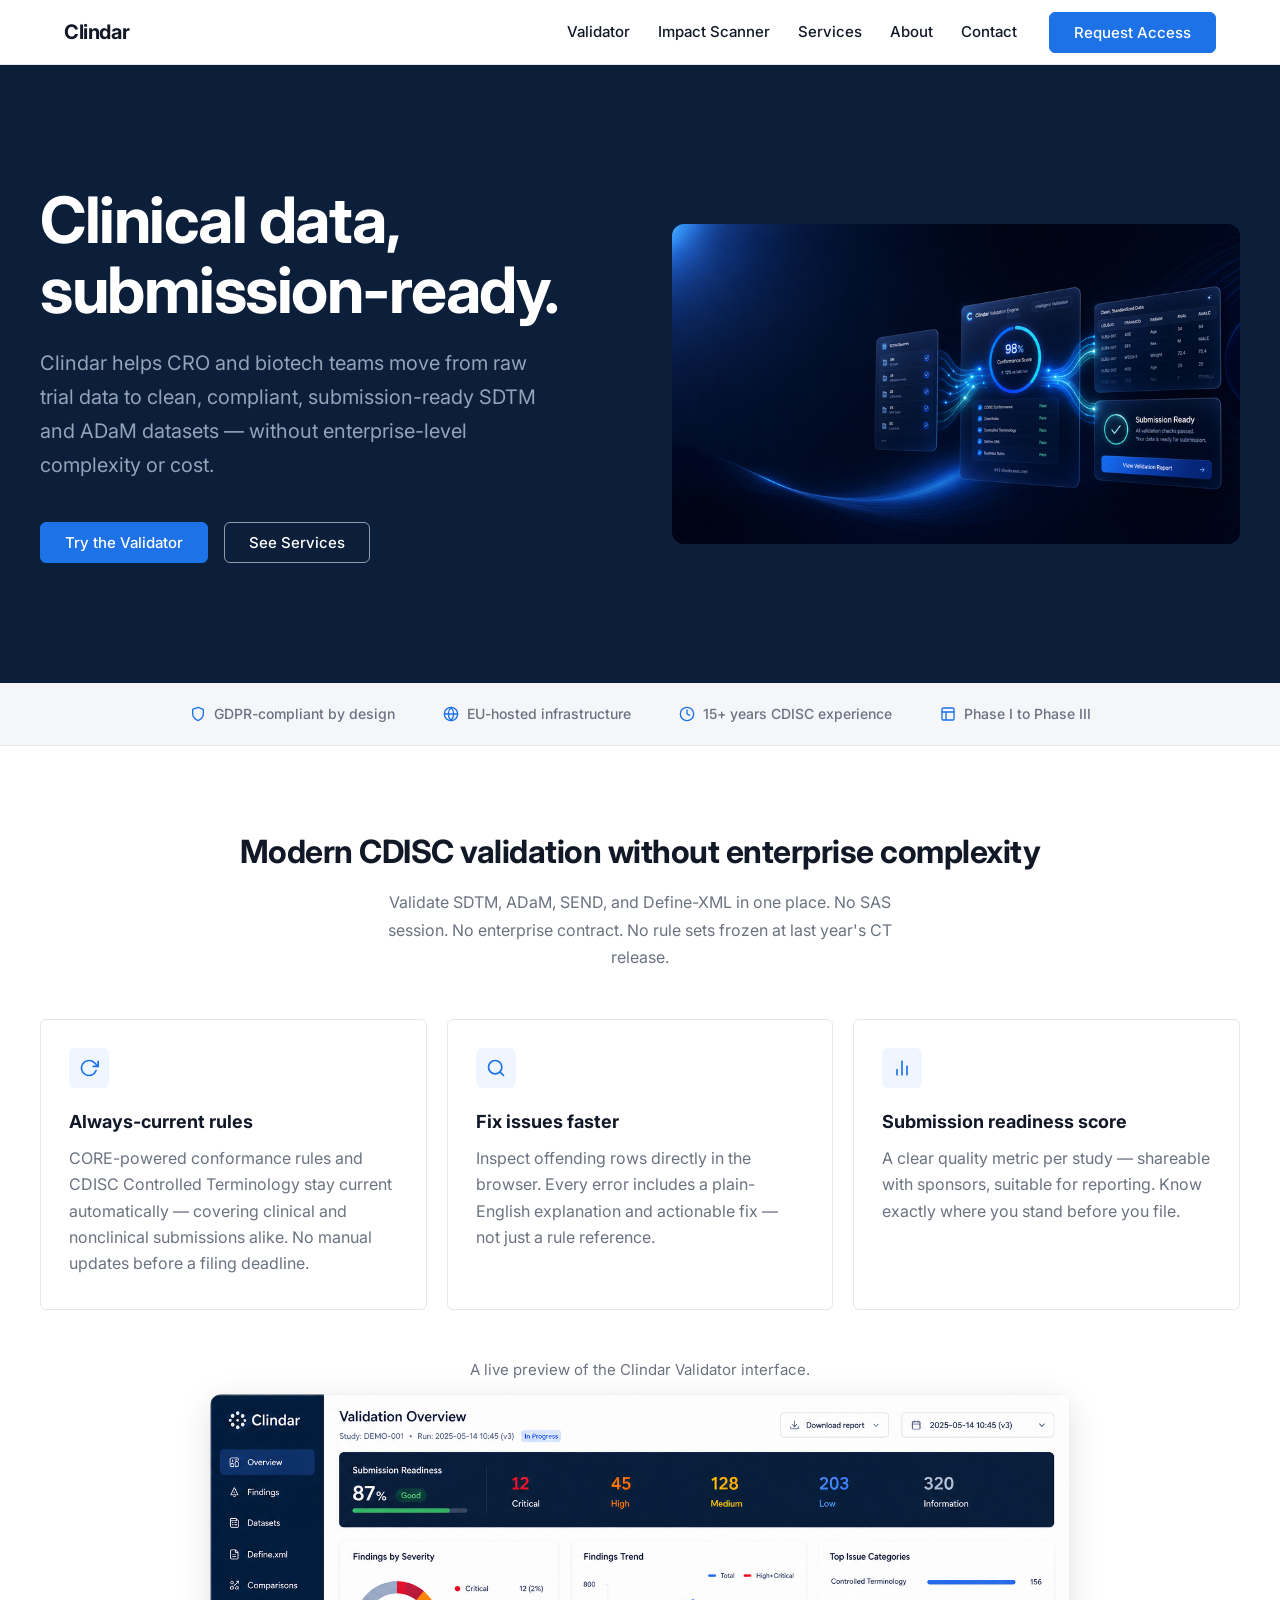
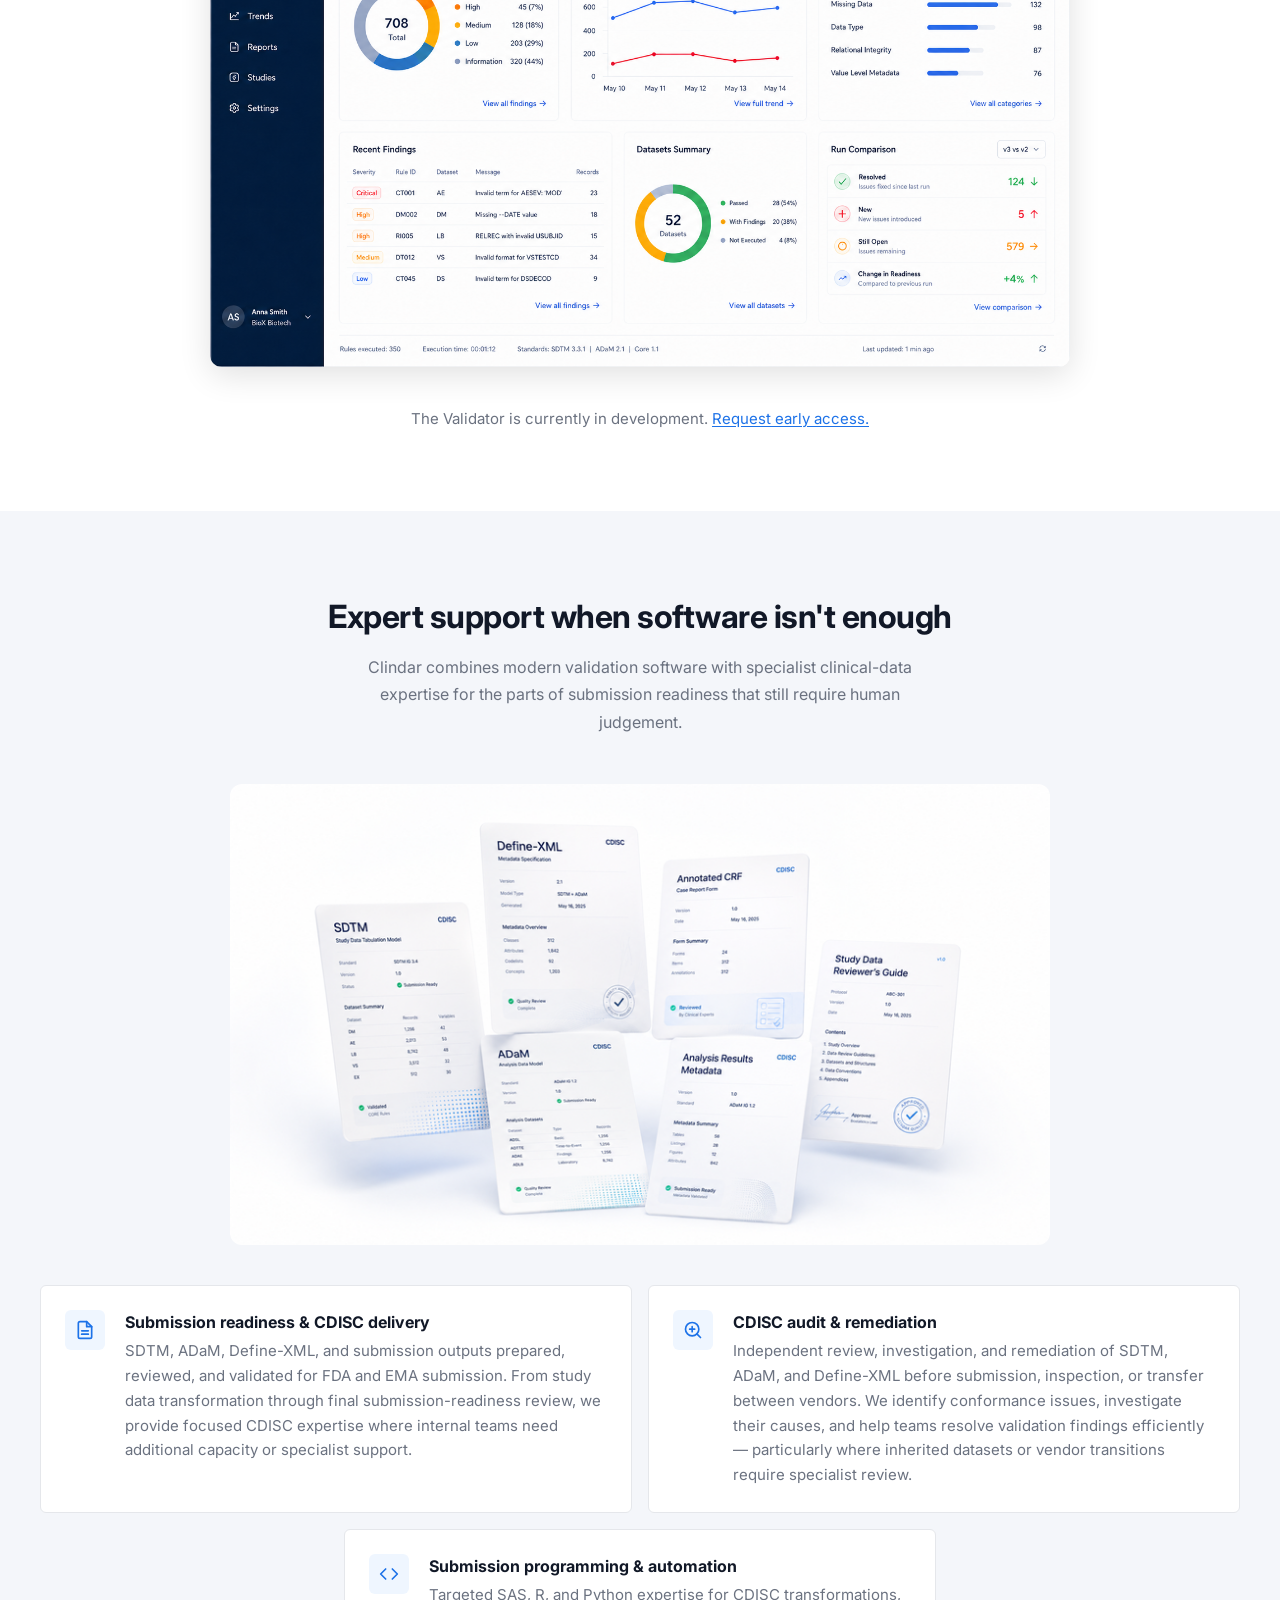
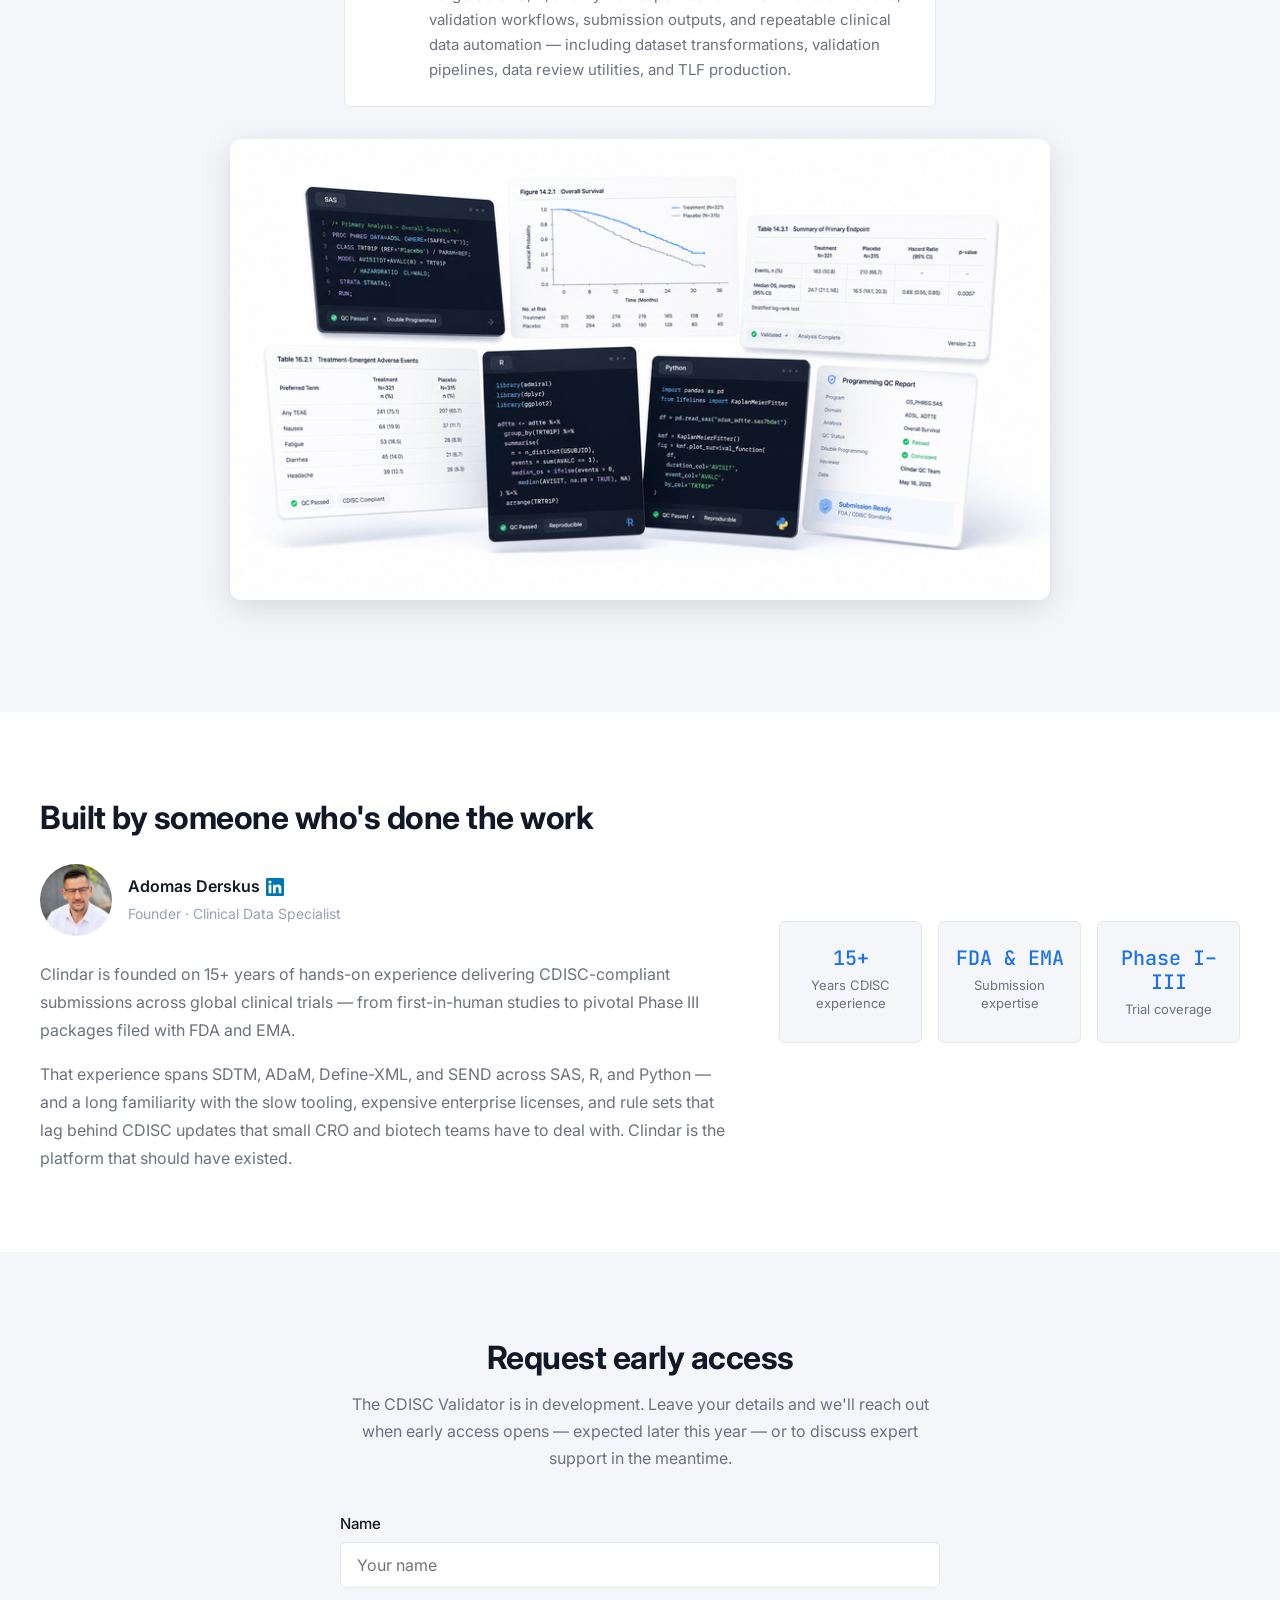
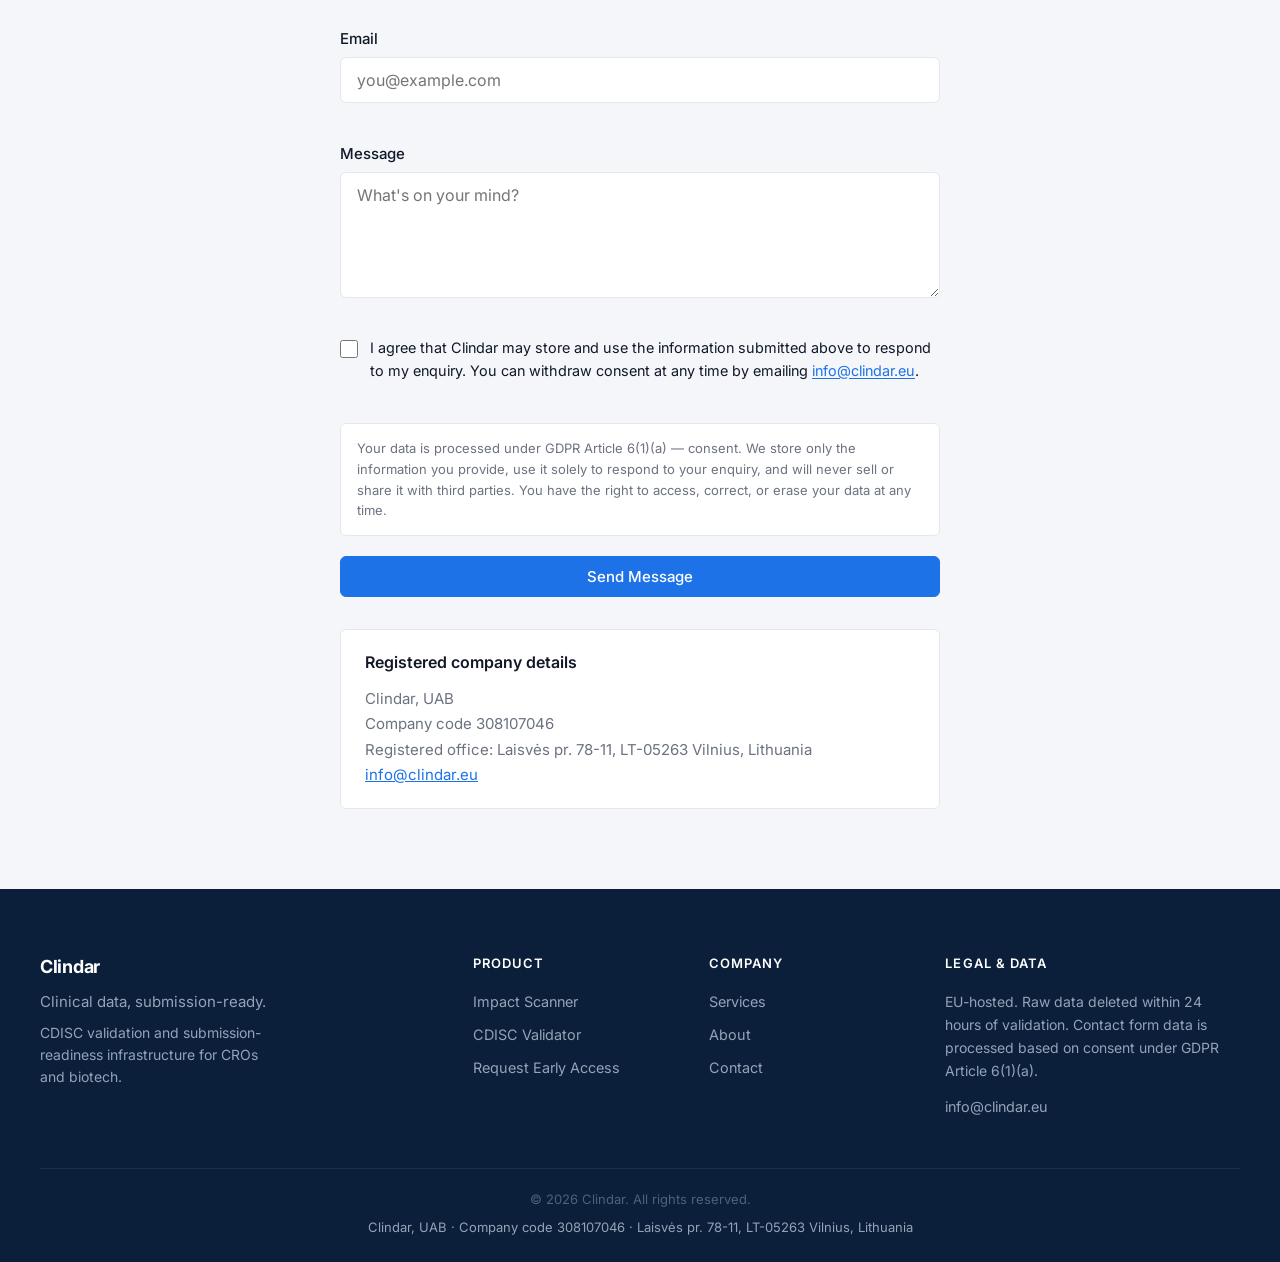
<file: index.html>
<!DOCTYPE html>
<html lang="en">
<head>
  <meta charset="UTF-8" />
  <meta name="viewport" content="width=device-width, initial-scale=1.0" />
  <title>Clindar — Clinical data, submission-ready.</title>
  <link rel="preconnect" href="https://fonts.googleapis.com" />
  <link rel="preconnect" href="https://fonts.gstatic.com" crossorigin />
  <link href="https://fonts.googleapis.com/css2?family=Inter:wght@400;500;600;700&family=JetBrains+Mono:wght@400;500&display=swap" rel="stylesheet" />
  <link rel="stylesheet" href="css/style.css" />
  <!-- The registered entity behind this site. A data block, not code: it is
       type="application/ld+json", so the page's script-src does not apply and
       nothing here executes. Homepage only — every other page states the same
       identity as visible text in its footer. Kept in step with
       scripts/company.mjs by tests/company-details.test.js. -->
  <script type="application/ld+json">
  {
    "@context": "https://schema.org",
    "@type": "Organization",
    "name": "Clindar, UAB",
    "url": "https://clindar.eu/",
    "email": "mailto:info@clindar.eu",
    "identifier": "308107046",
    "address": {
      "@type": "PostalAddress",
      "streetAddress": "Laisvės pr. 78-11",
      "postalCode": "LT-05263",
      "addressLocality": "Vilnius",
      "addressCountry": "LT"
    }
  }
  </script>
  <!-- Privacy-friendly analytics by Plausible -->
  <script async src="https://plausible.io/js/pa-WhKMe5ICB0v2ZRIIDNduc.js"></script>
  <script src="js/plausible-init.js"></script>
</head>
<body>

  <!-- Navbar: sticky white, border-bottom, logo left, links + CTA right -->
  <header class="navbar">
    <div class="navbar__container">
      <a href="#" class="navbar__logo">Clindar</a>
      <nav class="navbar__nav" id="navMenu" aria-label="Main navigation">
        <a href="#features" class="navbar__link">Validator</a>
        <!-- A page, not an anchor: the only nav item that leaves this page. -->
        <a href="/impact/" class="navbar__link">Impact Scanner</a>
        <a href="#services" class="navbar__link">Services</a>
        <a href="#about" class="navbar__link">About</a>
        <a href="#contact" class="navbar__link">Contact</a>
      </nav>
      <a href="#contact" class="btn btn--primary navbar__cta">Request Access</a>
      <button class="navbar__toggle" id="navToggle" aria-label="Toggle navigation" aria-expanded="false" aria-controls="navMenu">
        <span class="navbar__toggle-bar"></span>
        <span class="navbar__toggle-bar"></span>
        <span class="navbar__toggle-bar"></span>
      </button>
    </div>
  </header>

  <main>

    <!-- Hero: dark navy, 120px padding, headline 48–64px -->
    <section class="hero" id="hero">
      <div class="hero__container">
        <div class="hero__content">
          <h1 class="hero__title">Clinical data,<br />submission-ready.</h1>
          <p class="hero__subtitle">Clindar helps CRO and biotech teams move from raw trial data to clean, compliant, submission-ready SDTM and ADaM datasets — without enterprise-level complexity or cost.</p>
          <div class="hero__actions">
            <a href="#contact" class="btn btn--primary">Try the Validator</a>
            <a href="#services" class="btn btn--secondary">See Services</a>
          </div>
        </div>
        <div class="hero__visual illustration-wrap">
          <img src="images/hero-illustration.png" srcset="images/hero-illustration.png 2x, images/hero-illustration@1x.png 1x" sizes="(min-width: 900px) 568px, 100vw" width="836" height="470" alt="Diagram showing clinical trial data flowing from raw CSV input through the Clindar CDISC Validator to a submission-ready SDTM and ADaM package" />
        </div>
      </div>
    </section>

    <!-- Trust Strip: light slate -->
    <div class="trust-bar">
      <div class="trust-bar__container">
        <div class="trust-bar__item">
          <svg class="trust-bar__icon" viewBox="0 0 24 24" fill="none" stroke="currentColor" stroke-width="2" stroke-linecap="round" stroke-linejoin="round" aria-hidden="true">
            <path d="M12 22s8-4 8-10V5l-8-3-8 3v7c0 6 8 10 8 10z"/>
          </svg>
          <span>GDPR-compliant by design</span>
        </div>
        <div class="trust-bar__item">
          <svg class="trust-bar__icon" viewBox="0 0 24 24" fill="none" stroke="currentColor" stroke-width="2" stroke-linecap="round" stroke-linejoin="round" aria-hidden="true">
            <circle cx="12" cy="12" r="10"/>
            <line x1="2" y1="12" x2="22" y2="12"/>
            <path d="M12 2a15.3 15.3 0 0 1 4 10 15.3 15.3 0 0 1-4 10 15.3 15.3 0 0 1-4-10 15.3 15.3 0 0 1 4-10z"/>
          </svg>
          <span>EU-hosted infrastructure</span>
        </div>
        <div class="trust-bar__item">
          <svg class="trust-bar__icon" viewBox="0 0 24 24" fill="none" stroke="currentColor" stroke-width="2" stroke-linecap="round" stroke-linejoin="round" aria-hidden="true">
            <circle cx="12" cy="12" r="10"/>
            <polyline points="12 6 12 12 16 14"/>
          </svg>
          <span>15+ years CDISC experience</span>
        </div>
        <div class="trust-bar__item">
          <svg class="trust-bar__icon" viewBox="0 0 24 24" fill="none" stroke="currentColor" stroke-width="2" stroke-linecap="round" stroke-linejoin="round" aria-hidden="true">
            <rect x="3" y="3" width="18" height="18" rx="2"/>
            <line x1="3" y1="9" x2="21" y2="9"/>
            <line x1="9" y1="21" x2="9" y2="9"/>
          </svg>
          <span>Phase I to Phase III</span>
        </div>
      </div>
    </div>

    <!-- Features: white, 3-col card grid -->
    <section class="features" id="features">
      <div class="features__container">
        <h2 class="features__heading">Modern CDISC validation without enterprise complexity</h2>
        <p class="features__subtext">Validate SDTM, ADaM, SEND, and Define-XML in one place. No SAS session. No enterprise contract. No rule sets frozen at last year's CT release.</p>
        <div class="features__grid">
          <div class="feature-card">
            <div class="feature-card__icon" aria-hidden="true">
              <svg viewBox="0 0 24 24" fill="none" stroke="currentColor" stroke-width="2" stroke-linecap="round" stroke-linejoin="round">
                <polyline points="23 4 23 10 17 10"/>
                <path d="M20.49 15a9 9 0 1 1-2.12-9.36L23 10"/>
              </svg>
            </div>
            <h3 class="feature-card__title">Always-current rules</h3>
            <p class="feature-card__text">CORE-powered conformance rules and CDISC Controlled Terminology stay current automatically — covering clinical and nonclinical submissions alike. No manual updates before a filing deadline.</p>
          </div>
          <div class="feature-card">
            <div class="feature-card__icon" aria-hidden="true">
              <svg viewBox="0 0 24 24" fill="none" stroke="currentColor" stroke-width="2" stroke-linecap="round" stroke-linejoin="round">
                <circle cx="11" cy="11" r="8"/>
                <line x1="21" y1="21" x2="16.65" y2="16.65"/>
              </svg>
            </div>
            <h3 class="feature-card__title">Fix issues faster</h3>
            <p class="feature-card__text">Inspect offending rows directly in the browser. Every error includes a plain-English explanation and actionable fix — not just a rule reference.</p>
          </div>
          <div class="feature-card">
            <div class="feature-card__icon" aria-hidden="true">
              <svg viewBox="0 0 24 24" fill="none" stroke="currentColor" stroke-width="2" stroke-linecap="round" stroke-linejoin="round">
                <line x1="18" y1="20" x2="18" y2="10"/>
                <line x1="12" y1="20" x2="12" y2="4"/>
                <line x1="6" y1="20" x2="6" y2="14"/>
              </svg>
            </div>
            <h3 class="feature-card__title">Submission readiness score</h3>
            <p class="feature-card__text">A clear quality metric per study — shareable with sponsors, suitable for reporting. Know exactly where you stand before you file.</p>
          </div>
        </div>
        <p class="features__caption">A live preview of the Clindar Validator interface.</p>
        <div class="features__illustration-wrap illustration-wrap illustration-wrap--light">
          <img src="images/validator-illustration.png" srcset="images/validator-illustration.png 2x, images/validator-illustration@1x.png 1x" sizes="(min-width: 900px) 860px, 100vw" width="1536" height="1024" alt="Screenshot of the Clindar Validator showing a laboratory dataset with error highlighting, conformance score, and actionable fix suggestions" />
        </div>
        <p class="features__note">The Validator is currently in development. <a href="#contact" class="features__link">Request early access.</a></p>
      </div>
    </section>

    <!-- Services: light slate, card grid -->
    <section class="services" id="services">
      <div class="services__container">
        <h2 class="services__heading">Expert support when software isn't enough</h2>
        <p class="services__subtext">Clindar combines modern validation software with specialist clinical-data expertise for the parts of submission readiness that still require human judgement.</p>
        <div class="services__illustration illustration-wrap">
          <img src="images/submission-illustration.png" srcset="images/submission-illustration.png 2x, images/submission-illustration@1x.png 1x" sizes="(min-width: 900px) 820px, 100vw" width="836" height="470" alt="CDISC submission package components: SDTM, ADaM, TLFs, and Define-XML, each validated and ready for FDA and EMA filing" />
        </div>
        <ul class="services__list">
          <li class="service-item">
            <div class="service-item__icon" aria-hidden="true">
              <svg viewBox="0 0 24 24" fill="none" stroke="currentColor" stroke-width="2" stroke-linecap="round" stroke-linejoin="round">
                <path d="M14 2H6a2 2 0 0 0-2 2v16a2 2 0 0 0 2 2h12a2 2 0 0 0 2-2V8z"/>
                <polyline points="14 2 14 8 20 8"/>
                <line x1="16" y1="13" x2="8" y2="13"/>
                <line x1="16" y1="17" x2="8" y2="17"/>
              </svg>
            </div>
            <div class="service-item__body">
              <h3 class="service-item__title">Submission readiness &amp; CDISC delivery</h3>
              <p class="service-item__text">SDTM, ADaM, Define-XML, and submission outputs prepared, reviewed, and validated for FDA and EMA submission. From study data transformation through final submission-readiness review, we provide focused CDISC expertise where internal teams need additional capacity or specialist support.</p>
            </div>
          </li>
          <li class="service-item">
            <div class="service-item__icon" aria-hidden="true">
              <svg viewBox="0 0 24 24" fill="none" stroke="currentColor" stroke-width="2" stroke-linecap="round" stroke-linejoin="round">
                <circle cx="11" cy="11" r="8"/>
                <line x1="21" y1="21" x2="16.65" y2="16.65"/>
                <line x1="11" y1="8" x2="11" y2="14"/>
                <line x1="8" y1="11" x2="14" y2="11"/>
              </svg>
            </div>
            <div class="service-item__body">
              <h3 class="service-item__title">CDISC audit &amp; remediation</h3>
              <p class="service-item__text">Independent review, investigation, and remediation of SDTM, ADaM, and Define-XML before submission, inspection, or transfer between vendors. We identify conformance issues, investigate their causes, and help teams resolve validation findings efficiently — particularly where inherited datasets or vendor transitions require specialist review.</p>
            </div>
          </li>
          <li class="service-item">
            <div class="service-item__icon" aria-hidden="true">
              <svg viewBox="0 0 24 24" fill="none" stroke="currentColor" stroke-width="2" stroke-linecap="round" stroke-linejoin="round">
                <polyline points="16 18 22 12 16 6"/>
                <polyline points="8 6 2 12 8 18"/>
              </svg>
            </div>
            <div class="service-item__body">
              <h3 class="service-item__title">Submission programming &amp; automation</h3>
              <p class="service-item__text">Targeted SAS, R, and Python expertise for CDISC transformations, validation workflows, submission outputs, and repeatable clinical data automation — including dataset transformations, validation pipelines, data review utilities, and TLF production.</p>
            </div>
          </li>
        </ul>
        <div class="services__illustration services__illustration--stats illustration-wrap illustration-wrap--light">
          <img src="images/stats-programming-illustration.png" srcset="images/stats-programming-illustration.png 2x, images/stats-programming-illustration@1x.png 1x" sizes="(min-width: 900px) 820px, 100vw" width="836" height="470" alt="SAS code editor alongside a statistical output chart showing mean change from baseline with treatment versus placebo lines and p-values" />
        </div>
      </div>
    </section>

    <!-- About: white, 2-col with mono stat numbers -->
    <section class="about" id="about">
      <div class="about__container">
        <div class="about__content">
          <h2 class="about__heading">Built by someone who's done the work</h2>
          <div class="about__founder">
            <img
              src="images/adomas-photo.png"
              alt="Adomas Derskus, Founder of Clindar"
              class="about__founder-photo"
            />
            <div class="about__founder-bio">
              <p class="about__founder-name">Adomas Derskus
                <a href="https://linkedin.com/in/adomas-derskus"
                   class="about__linkedin"
                   target="_blank"
                   rel="noopener noreferrer"
                   aria-label="LinkedIn profile">
                  <svg viewBox="0 0 24 24" fill="currentColor" width="18" height="18" aria-hidden="true">
                    <path d="M20.45 20.45h-3.554v-5.569c0-1.328-.027-3.037-1.852-3.037-1.853 0-2.136 1.445-2.136 2.939v5.667H9.354V9h3.414v1.561h.046c.477-.9 1.637-1.85 3.37-1.85 3.601 0 4.267 2.37 4.267 5.455v6.284zM5.337 7.433a2.062 2.062 0 0 1-2.063-2.065 2.064 2.064 0 1 1 2.063 2.065zm1.782 13.019H3.555V9h3.564v11.452zM22.225 0H1.771C.792 0 0 .774 0 1.729v20.542C0 23.227.792 24 1.771 24h20.451C23.2 24 24 23.227 24 22.271V1.729C24 .774 23.2 0 22.222 0h.003z"/>
                  </svg>
                </a>
              </p>
              <p class="about__founder-title">Founder · Clinical Data Specialist</p>
            </div>
          </div>
          <p class="about__text">Clindar is founded on 15+ years of hands-on experience delivering CDISC-compliant submissions across global clinical trials — from first-in-human studies to pivotal Phase III packages filed with FDA and EMA.</p>
          <p class="about__text">That experience spans SDTM, ADaM, Define-XML, and SEND across SAS, R, and Python — and a long familiarity with the slow tooling, expensive enterprise licenses, and rule sets that lag behind CDISC updates that small CRO and biotech teams have to deal with. Clindar is the platform that should have existed.</p>
        </div>
        <div class="about__stats">
          <div class="stat">
            <span class="stat__number">15+</span>
            <span class="stat__label">Years CDISC experience</span>
          </div>
          <div class="stat">
            <span class="stat__number">FDA &amp; EMA</span>
            <span class="stat__label">Submission expertise</span>
          </div>
          <div class="stat">
            <span class="stat__number">Phase I–III</span>
            <span class="stat__label">Trial coverage</span>
          </div>
        </div>
      </div>
    </section>

    <!-- Contact: light slate -->
    <section class="contact" id="contact">
      <div class="contact__container">
        <h2 class="contact__heading">Request early access</h2>
        <p class="contact__subtext">The CDISC Validator is in development. Leave your details and we'll reach out when early access opens — expected later this year — or to discuss expert support in the meantime.</p>
        <form class="contact__form" id="contactForm" name="contact" netlify novalidate>
          <input type="hidden" name="form-name" value="contact" />
          <div class="form-group">
            <label class="form-group__label" for="name">Name</label>
            <input class="form-group__input" type="text" id="name" name="name" placeholder="Your name" autocomplete="name" required />
            <span class="form-group__error" id="nameError" aria-live="polite"></span>
          </div>
          <div class="form-group">
            <label class="form-group__label" for="email">Email</label>
            <input class="form-group__input" type="email" id="email" name="email" placeholder="you@example.com" autocomplete="email" required />
            <span class="form-group__error" id="emailError" aria-live="polite"></span>
          </div>
          <div class="form-group">
            <label class="form-group__label" for="message">Message</label>
            <textarea class="form-group__input form-group__input--textarea" id="message" name="message" placeholder="What's on your mind?" rows="5" required></textarea>
            <span class="form-group__error" id="messageError" aria-live="polite"></span>
          </div>
          <div class="form-group form-group--consent">
            <label class="form-group__consent-label">
              <input class="form-group__checkbox" type="checkbox" id="consent" name="consent" required />
              <span>I agree that Clindar may store and use the information submitted above to respond to my enquiry. You can withdraw consent at any time by emailing <a href="mailto:info@clindar.eu" class="form-group__privacy-link">info@clindar.eu</a>.</span>
            </label>
            <span class="form-group__error" id="consentError" aria-live="polite"></span>
          </div>
          <p class="contact__privacy-notice">
            Your data is processed under GDPR Article 6(1)(a) — consent. We store only the information you provide, use it solely to respond to your enquiry, and will never sell or share it with third parties. You have the right to access, correct, or erase your data at any time.
          </p>
          <button class="btn btn--primary btn--full" type="submit">Send Message</button>
          <p class="contact__success" id="formSuccess" aria-live="polite" hidden>Thanks — we'll be in touch soon.</p>
        </form>

        <!-- Who you are actually writing to. "Registered office" and not
             "office" or "visit us": it is the address the company is
             registered at, which says nothing about anyone being there to
             receive callers. -->
        <div class="contact__company">
          <h3 class="contact__company-heading">Registered company details</h3>
          <address class="contact__address">
            Clindar, UAB<br />
            Company code 308107046<br />
            Registered office: Laisvės pr. 78-11, LT-05263 Vilnius, Lithuania<br />
            <a href="mailto:info@clindar.eu">info@clindar.eu</a>
          </address>
        </div>
      </div>
    </section>

  </main>

  <!-- Footer: dark navy, 4-column layout -->
  <footer class="footer">
    <div class="footer__container">
      <div class="footer__col footer__col--brand">
        <span class="footer__logo">Clindar</span>
        <p class="footer__tagline">Clinical data, submission-ready.</p>
        <p class="footer__desc">CDISC validation and submission-readiness infrastructure for CROs and biotech.</p>
      </div>
      <div class="footer__col">
        <h4 class="footer__col-heading">Product</h4>
        <nav class="footer__nav" aria-label="Product links">
          <a href="/impact/" class="footer__link">Impact Scanner</a>
          <a href="#features" class="footer__link">CDISC Validator</a>
          <a href="#contact" class="footer__link">Request Early Access</a>
        </nav>
      </div>
      <div class="footer__col">
        <h4 class="footer__col-heading">Company</h4>
        <nav class="footer__nav" aria-label="Company links">
          <a href="#services" class="footer__link">Services</a>
          <a href="#about" class="footer__link">About</a>
          <a href="#contact" class="footer__link">Contact</a>
        </nav>
      </div>
      <div class="footer__col">
        <h4 class="footer__col-heading">Legal &amp; Data</h4>
        <p class="footer__legal-note">EU-hosted. Raw data deleted within 24 hours of validation. Contact form data is processed based on consent under GDPR Article 6(1)(a).</p>
        <a href="mailto:info@clindar.eu" class="footer__link">info@clindar.eu</a>
      </div>
    </div>
    <div class="footer__bottom">
      <p class="footer__copy">&copy; 2026 Clindar. All rights reserved.</p>
      <p class="footer__company">Clindar, UAB · Company code 308107046 · Laisvės pr. 78-11, LT-05263 Vilnius, Lithuania</p>
    </div>
  </footer>

  <script src="js/main.js"></script>
</body>
</html>
</file>
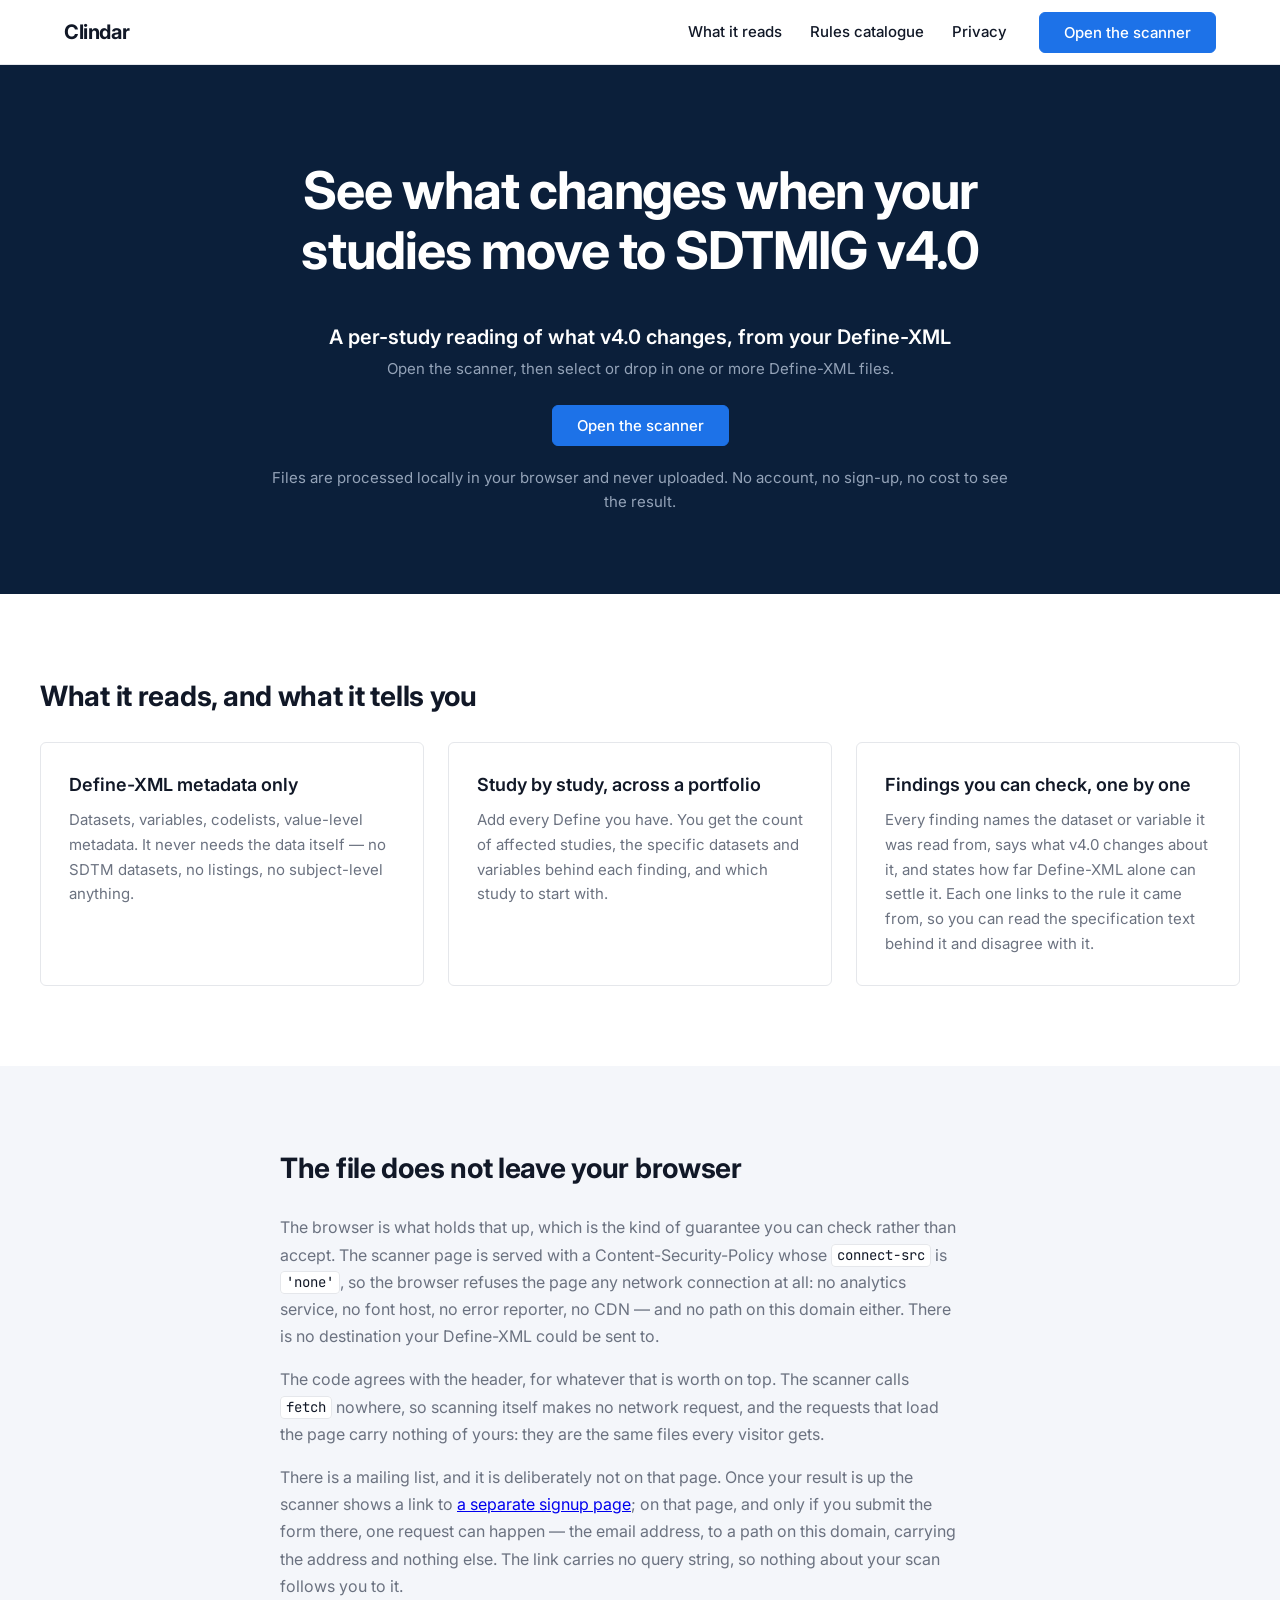
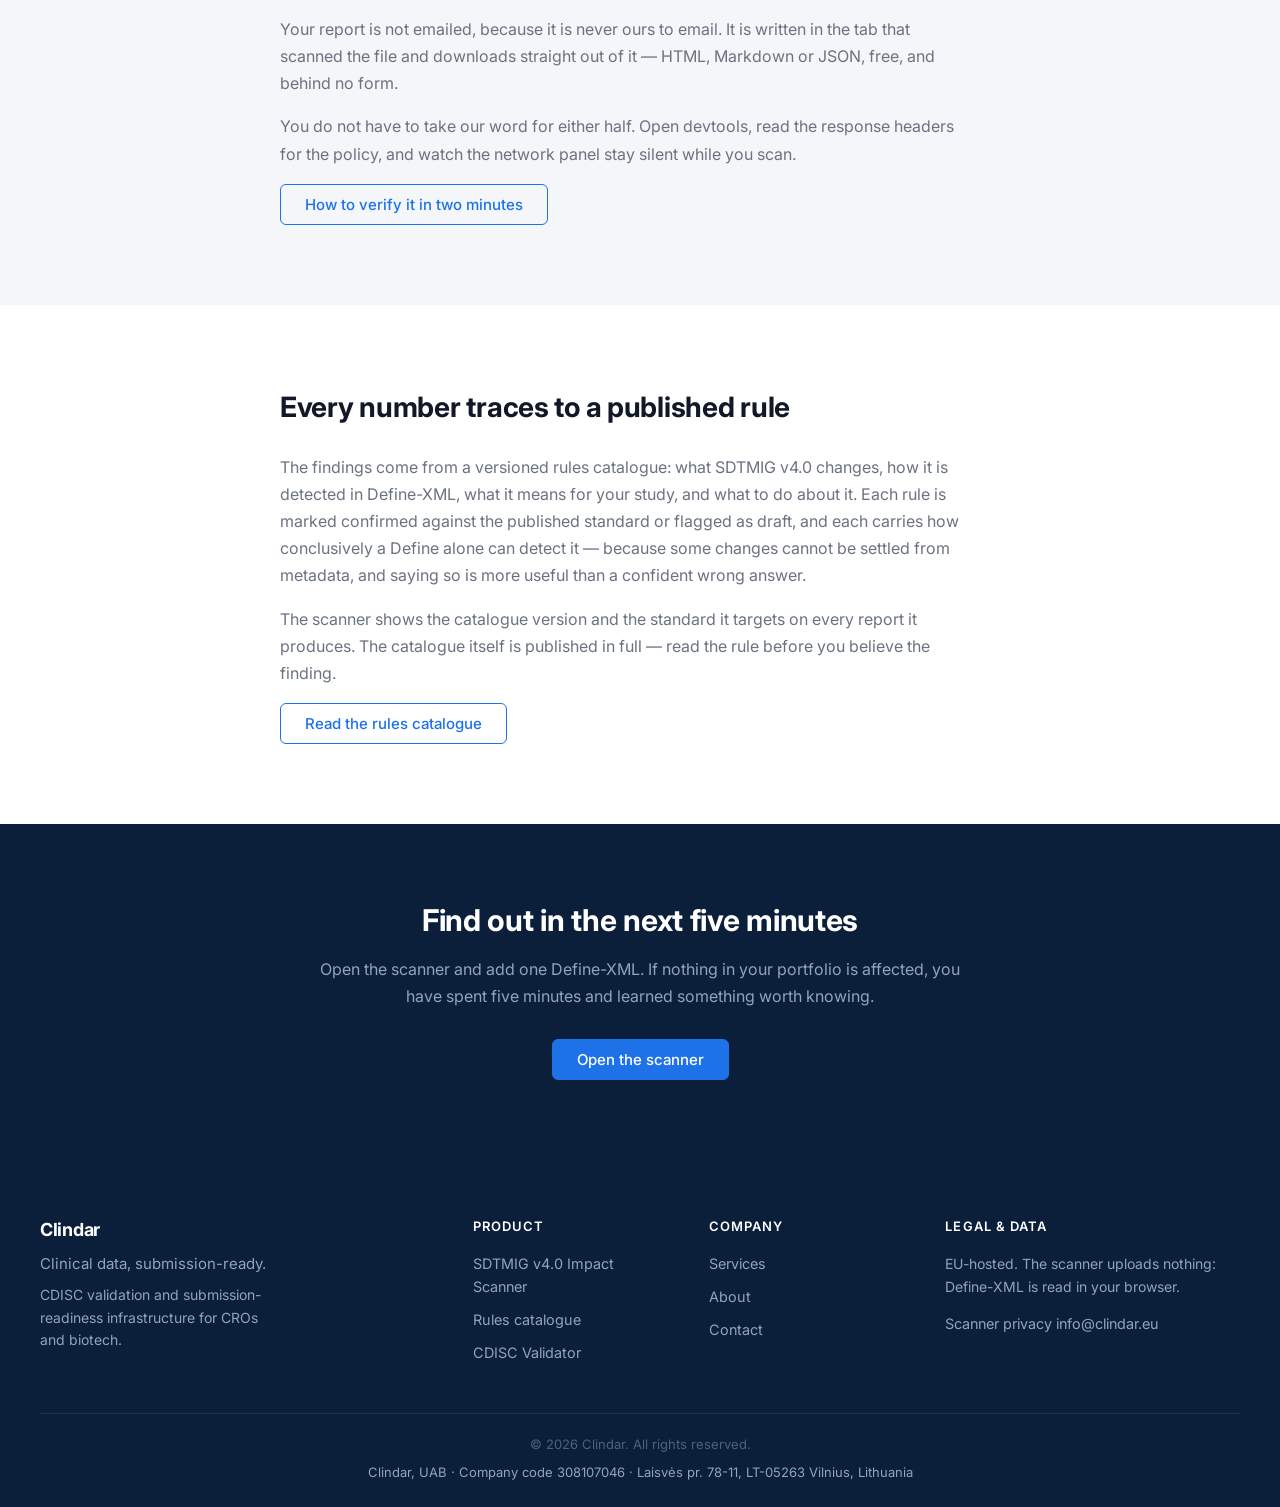
<file: impact/index.html>
<!DOCTYPE html>
<html lang="en">
<head>
  <meta charset="UTF-8" />
  <meta name="viewport" content="width=device-width, initial-scale=1.0" />
  <title>SDTMIG v4.0 Impact Scanner — Clindar</title>
  <meta name="description" content="Open the scanner and add a Define-XML to see what changes when your studies move to SDTMIG v4.0, which datasets and variables are affected, and which rule and specification text each finding rests on. Runs in your browser; the file is never uploaded." />
  <link rel="canonical" href="https://clindar.eu/impact/" />
  <link rel="preconnect" href="https://fonts.googleapis.com" />
  <link rel="preconnect" href="https://fonts.gstatic.com" crossorigin />
  <link href="https://fonts.googleapis.com/css2?family=Inter:wght@400;500;600;700&family=JetBrains+Mono:wght@400;500&display=swap" rel="stylesheet" />
  <link rel="stylesheet" href="/css/style.css" />
  <link rel="stylesheet" href="/css/impact.css" />
  <!-- Privacy-friendly analytics by Plausible. Not loaded on /scanner/, which
       runs no third-party script at all, and not on the privacy page. -->
  <script async src="https://plausible.io/js/pa-WhKMe5ICB0v2ZRIIDNduc.js"></script>
  <script src="/js/plausible-init.js"></script>
  <script src="/js/impact-analytics.js" defer></script>
</head>
<body>

  <header class="navbar">
    <div class="navbar__container">
      <a href="/" class="navbar__logo">Clindar</a>
      <nav class="navbar__nav" aria-label="Main navigation">
        <a href="#what-it-reads" class="navbar__link">What it reads</a>
        <a href="/catalogue/" class="navbar__link">Rules catalogue</a>
        <a href="#privacy" class="navbar__link">Privacy</a>
      </nav>
      <a href="/scanner/" class="btn btn--primary navbar__cta" data-plausible-event="Scanner opened" data-plausible-from="nav">Open the scanner</a>
    </div>
  </header>

  <main>

    <!-- Above the fold: what the reading is, then the way in. Nothing else, and no
         sign-up — the reading is free and asking first would be the wrong trade. -->
    <section class="impact-hero">
      <div class="impact-hero__container">
        <h1 class="impact-hero__title">See what changes when your studies move to SDTMIG&nbsp;v4.0</h1>

        <!-- Nothing here accepts a file, so nothing here may look as though it
             does. This block once had a dashed border and an upload arrow, and
             a visitor did the reasonable thing: dropped a Define-XML on it and
             concluded the scanner was broken. The reading happens one screen
             away, and `from="dropzone"` is kept only so the funnel still joins
             up across the rename. -->
        <p class="impact-hero__lead">A per-study reading of what v4.0 changes, from your Define-XML</p>
        <p class="impact-hero__sub">Open the scanner, then select or drop in one or more Define-XML files.</p>

        <a class="btn btn--primary" href="/scanner/" data-plausible-event="Scanner opened" data-plausible-from="dropzone">Open the scanner</a>

        <p class="impact-hero__note">
          Files are processed locally in your browser and never uploaded. No
          account, no sign-up, no cost to see the result.
        </p>
      </div>
    </section>

    <section class="impact-section" id="what-it-reads">
      <div class="impact-section__container">
        <h2 class="impact-section__title">What it reads, and what it tells you</h2>
        <div class="impact-grid">
          <article class="impact-card">
            <h3 class="impact-card__title">Define-XML metadata only</h3>
            <p class="impact-card__body">
              Datasets, variables, codelists, value-level metadata. It never
              needs the data itself — no SDTM datasets, no listings, no
              subject-level anything.
            </p>
          </article>
          <article class="impact-card">
            <h3 class="impact-card__title">Study by study, across a portfolio</h3>
            <p class="impact-card__body">
              Add every Define you have. You get the count of affected
              studies, the specific datasets and variables behind each finding,
              and which study to start with.
            </p>
          </article>
          <article class="impact-card">
            <h3 class="impact-card__title">Findings you can check, one by one</h3>
            <p class="impact-card__body">
              Every finding names the dataset or variable it was read from, says
              what v4.0 changes about it, and states how far Define-XML alone
              can settle it. Each one links to the rule it came from, so you can
              read the specification text behind it and disagree with it.
            </p>
          </article>
        </div>
      </div>
    </section>

    <section class="impact-section impact-section--slate" id="privacy">
      <div class="impact-section__container impact-section__container--narrow">
        <h2 class="impact-section__title">The file does not leave your browser</h2>
        <p class="impact-prose">
          The browser is what holds that up, which is the kind of guarantee you
          can check rather than accept. The scanner page is served with a
          Content-Security-Policy whose
          <span class="impact-code">connect-src</span> is
          <span class="impact-code">'none'</span>, so the browser refuses the
          page any network connection at all: no analytics service, no font
          host, no error reporter, no CDN — and no path on this domain either.
          There is no destination your Define-XML could be sent to.
        </p>
        <p class="impact-prose">
          The code agrees with the header, for whatever that is worth on top.
          The scanner calls <span class="impact-code">fetch</span> nowhere, so
          scanning itself makes no network request, and the requests that load
          the page carry nothing of yours: they are the same files every visitor
          gets.
        </p>
        <p class="impact-prose">
          There is a mailing list, and it is deliberately not on that page. Once
          your result is up the scanner shows a link to
          <a href="/impact/subscribe/">a separate signup page</a>; on that page,
          and only if you submit the form there, one request can happen — the
          email address, to a path on this domain, carrying the address and
          nothing else. The link carries no query string, so nothing about your
          scan follows you to it.
        </p>
        <p class="impact-prose">
          Your report is not emailed, because it is never ours to email. It is
          written in the tab that scanned the file and downloads straight out of
          it — HTML, Markdown or JSON, free, and behind no form.
        </p>
        <p class="impact-prose">
          You do not have to take our word for either half. Open devtools, read
          the response headers for the policy, and watch the network panel stay
          silent while you scan.
        </p>
        <p>
          <a class="btn btn--secondary" href="/impact/privacy/" data-plausible-event="Privacy checked" data-plausible-from="privacy-section">How to verify it in two minutes</a>
        </p>
      </div>
    </section>

    <section class="impact-section">
      <div class="impact-section__container impact-section__container--narrow">
        <h2 class="impact-section__title">Every number traces to a published rule</h2>
        <p class="impact-prose">
          The findings come from a versioned rules catalogue: what SDTMIG v4.0
          changes, how it is detected in Define-XML, what it means for your
          study, and what to do about it. Each rule is marked confirmed against
          the published standard or flagged as draft, and each carries how
          conclusively a Define alone can detect it — because some changes
          cannot be settled from metadata, and saying so is more useful than a
          confident wrong answer.
        </p>
        <p class="impact-prose">
          The scanner shows the catalogue version and the standard it targets on
          every report it produces. The catalogue itself is published in full —
          read the rule before you believe the finding.
        </p>
        <p>
          <a class="btn btn--secondary" href="/catalogue/">Read the rules catalogue</a>
        </p>
      </div>
    </section>

    <section class="impact-cta">
      <div class="impact-cta__container">
        <h2 class="impact-cta__title">Find out in the next five minutes</h2>
        <p class="impact-cta__body">
          Open the scanner and add one Define-XML. If nothing in your
          portfolio is affected, you have spent five minutes and learned
          something worth knowing.
        </p>
        <a href="/scanner/" class="btn btn--primary" data-plausible-event="Scanner opened" data-plausible-from="footer-cta">Open the scanner</a>
      </div>
    </section>

  </main>

  <footer class="footer">
    <div class="footer__container">
      <div class="footer__col footer__col--brand">
        <span class="footer__logo">Clindar</span>
        <p class="footer__tagline">Clinical data, submission-ready.</p>
        <p class="footer__desc">CDISC validation and submission-readiness infrastructure for CROs and biotech.</p>
      </div>
      <div class="footer__col">
        <h4 class="footer__col-heading">Product</h4>
        <nav class="footer__nav" aria-label="Product links">
          <a href="/scanner/" class="footer__link" data-plausible-event="Scanner opened" data-plausible-from="footer-nav">SDTMIG v4.0 Impact Scanner</a>
          <a href="/catalogue/" class="footer__link">Rules catalogue</a>
          <a href="/#features" class="footer__link">CDISC Validator</a>
        </nav>
      </div>
      <div class="footer__col">
        <h4 class="footer__col-heading">Company</h4>
        <nav class="footer__nav" aria-label="Company links">
          <a href="/#services" class="footer__link">Services</a>
          <a href="/#about" class="footer__link">About</a>
          <a href="/#contact" class="footer__link">Contact</a>
        </nav>
      </div>
      <div class="footer__col">
        <h4 class="footer__col-heading">Legal &amp; Data</h4>
        <p class="footer__legal-note">EU-hosted. The scanner uploads nothing: Define-XML is read in your browser.</p>
        <a href="/impact/privacy/" class="footer__link">Scanner privacy</a>
        <a href="mailto:info@clindar.eu" class="footer__link">info@clindar.eu</a>
      </div>
    </div>
    <div class="footer__bottom">
      <p class="footer__copy">&copy; 2026 Clindar. All rights reserved.</p>
      <p class="footer__company">Clindar, UAB · Company code 308107046 · Laisvės pr. 78-11, LT-05263 Vilnius, Lithuania</p>
    </div>
  </footer>

</body>
</html>
</file>
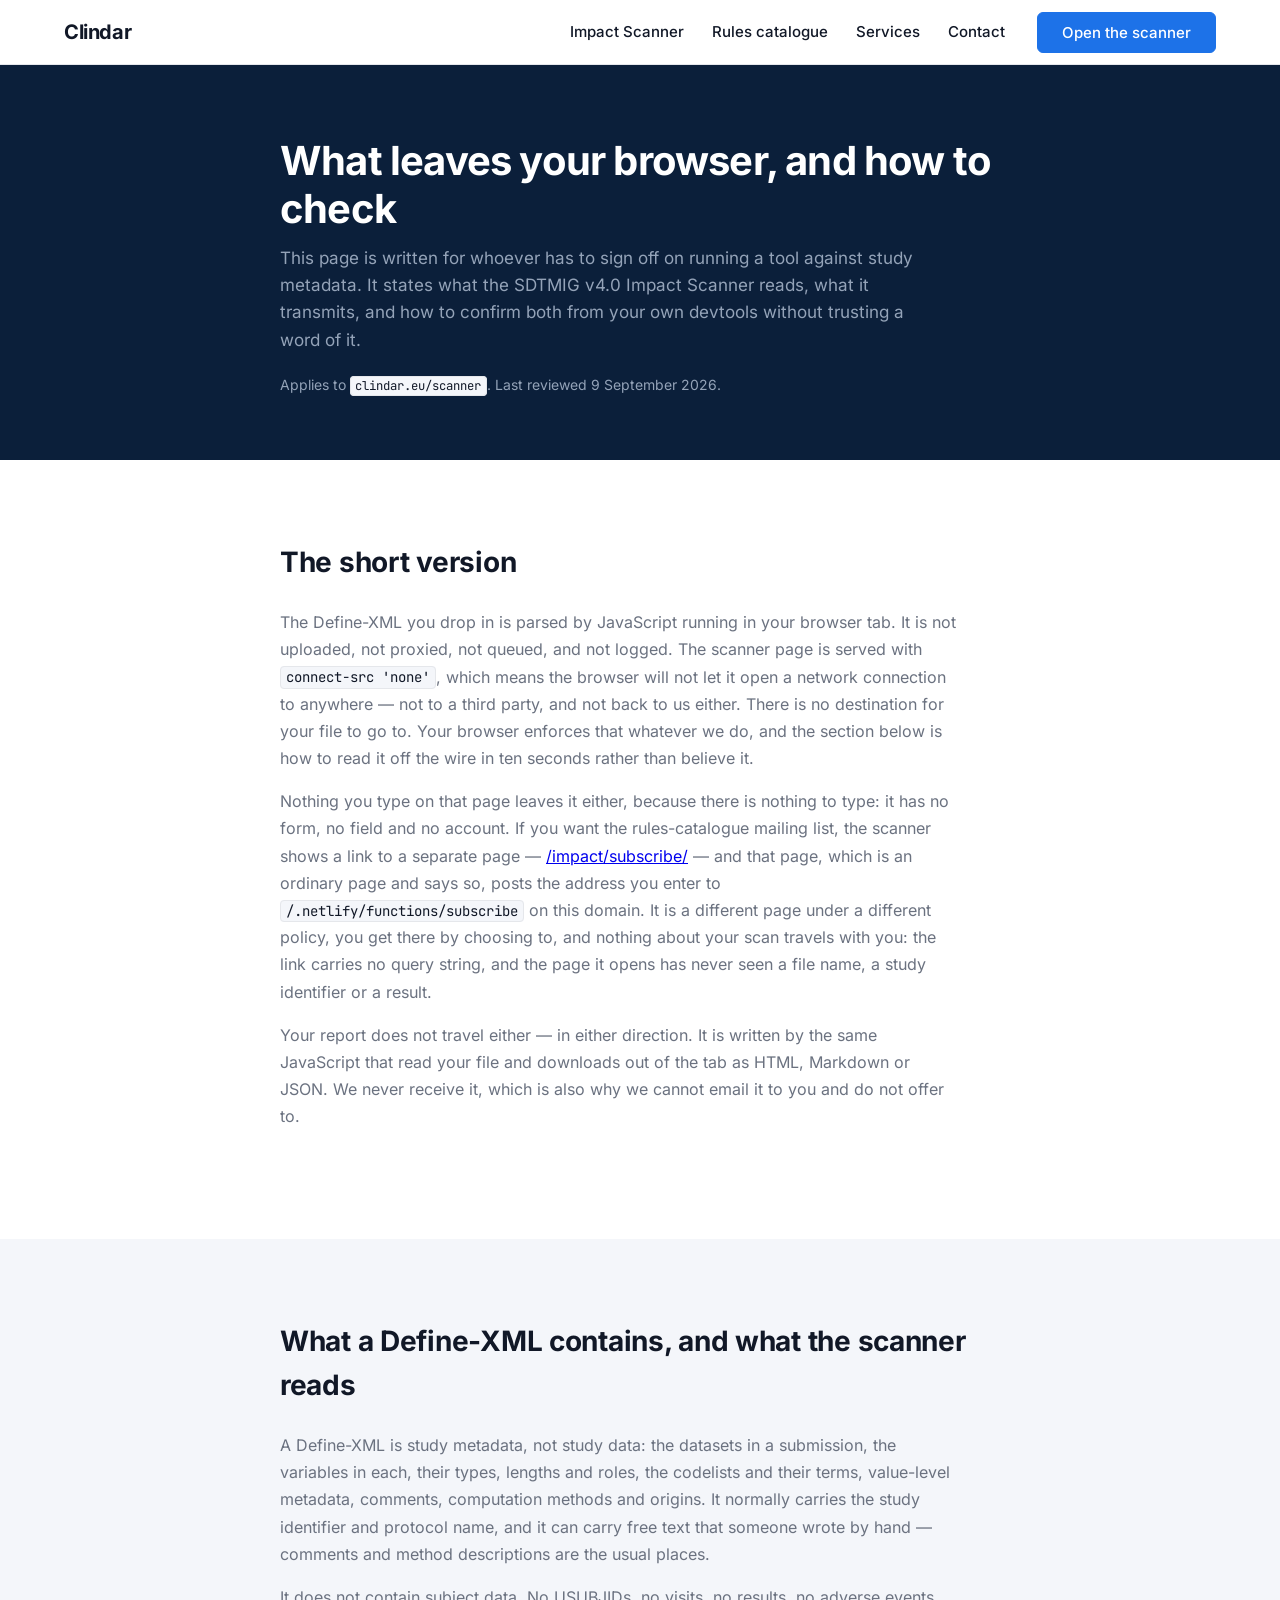
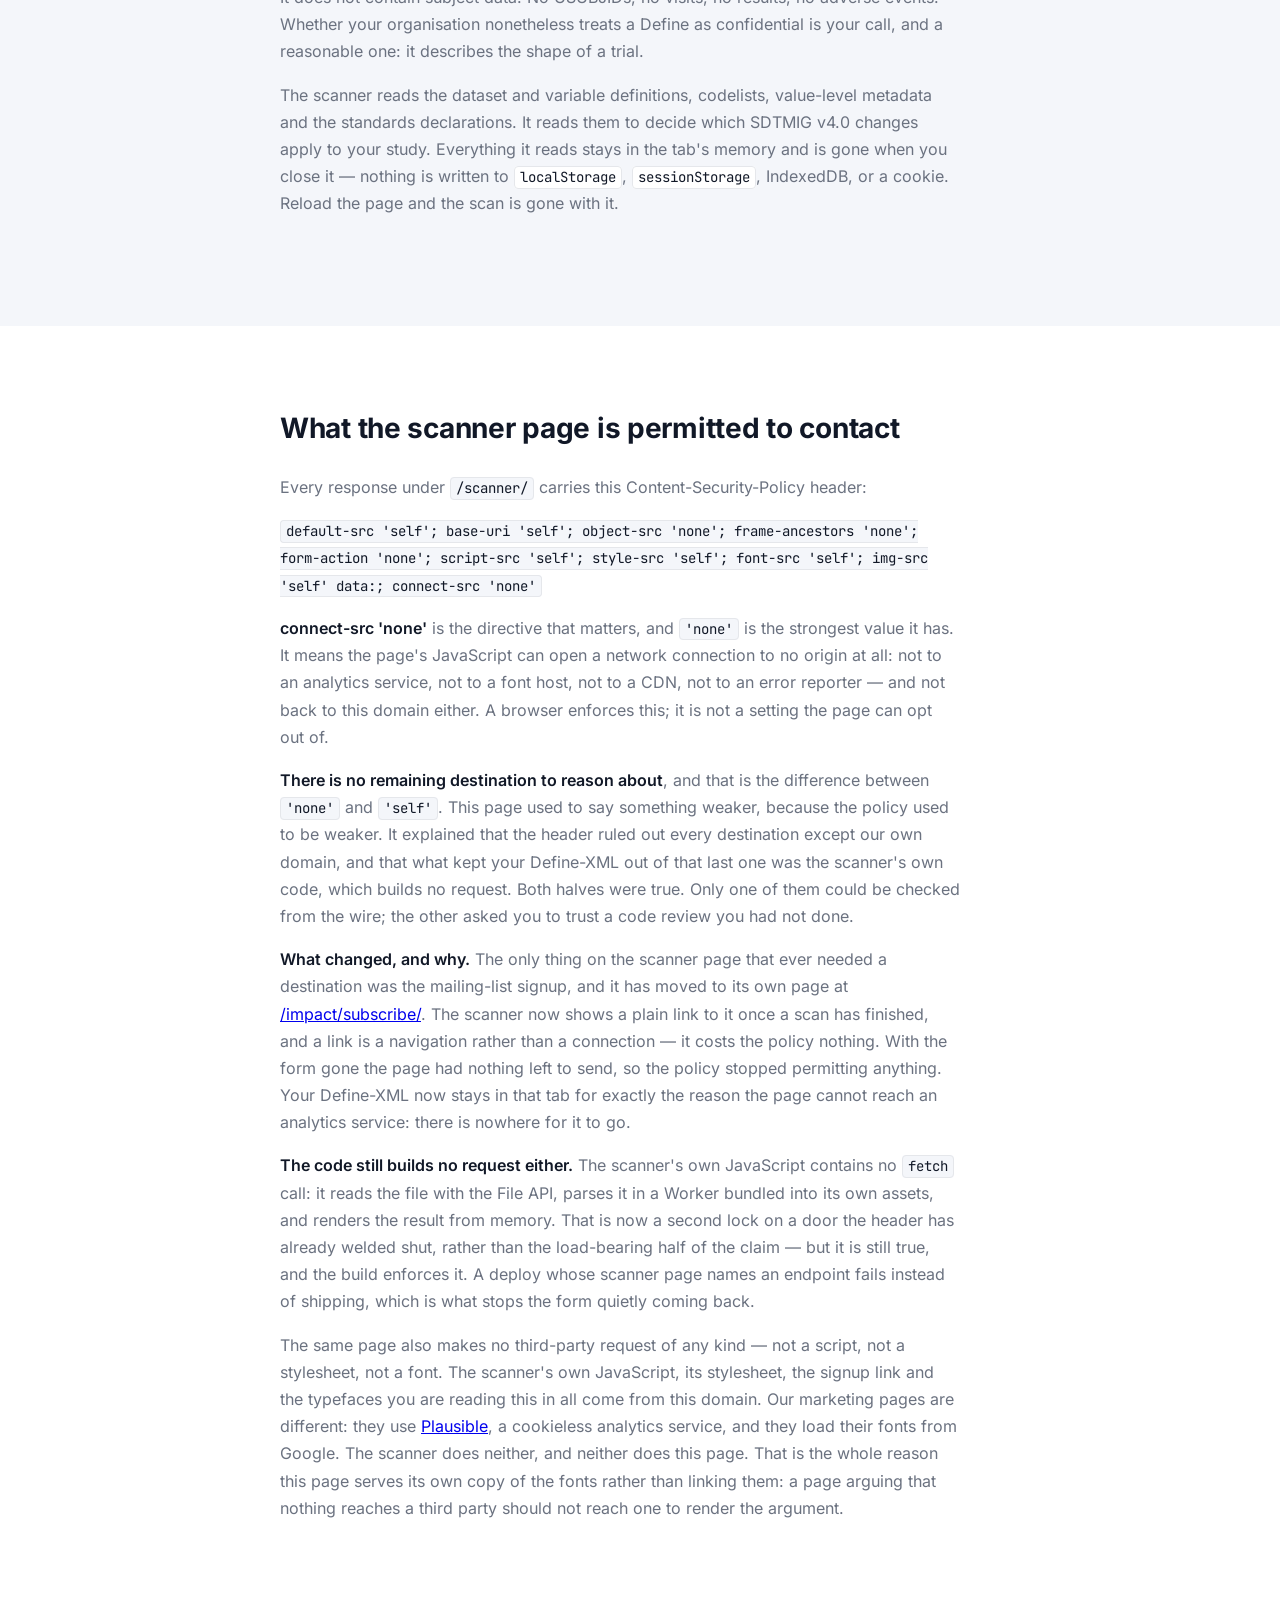
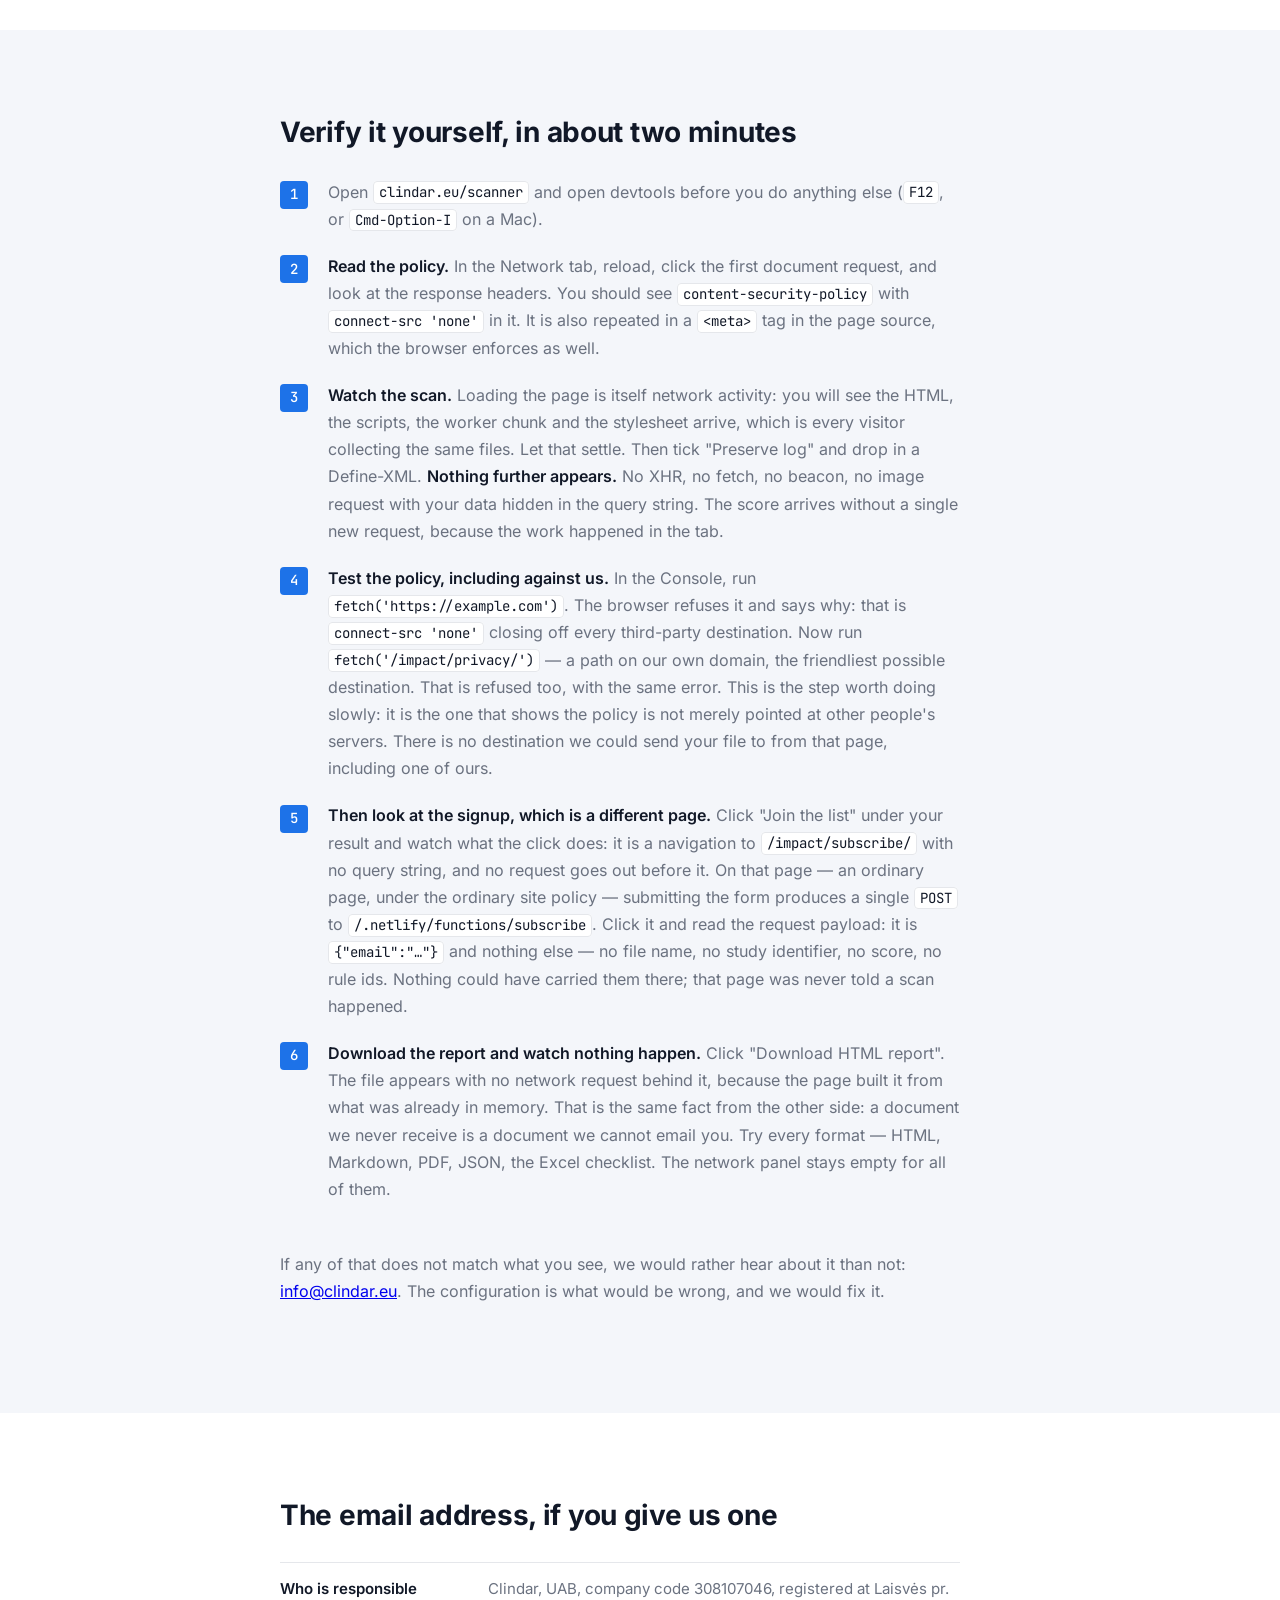
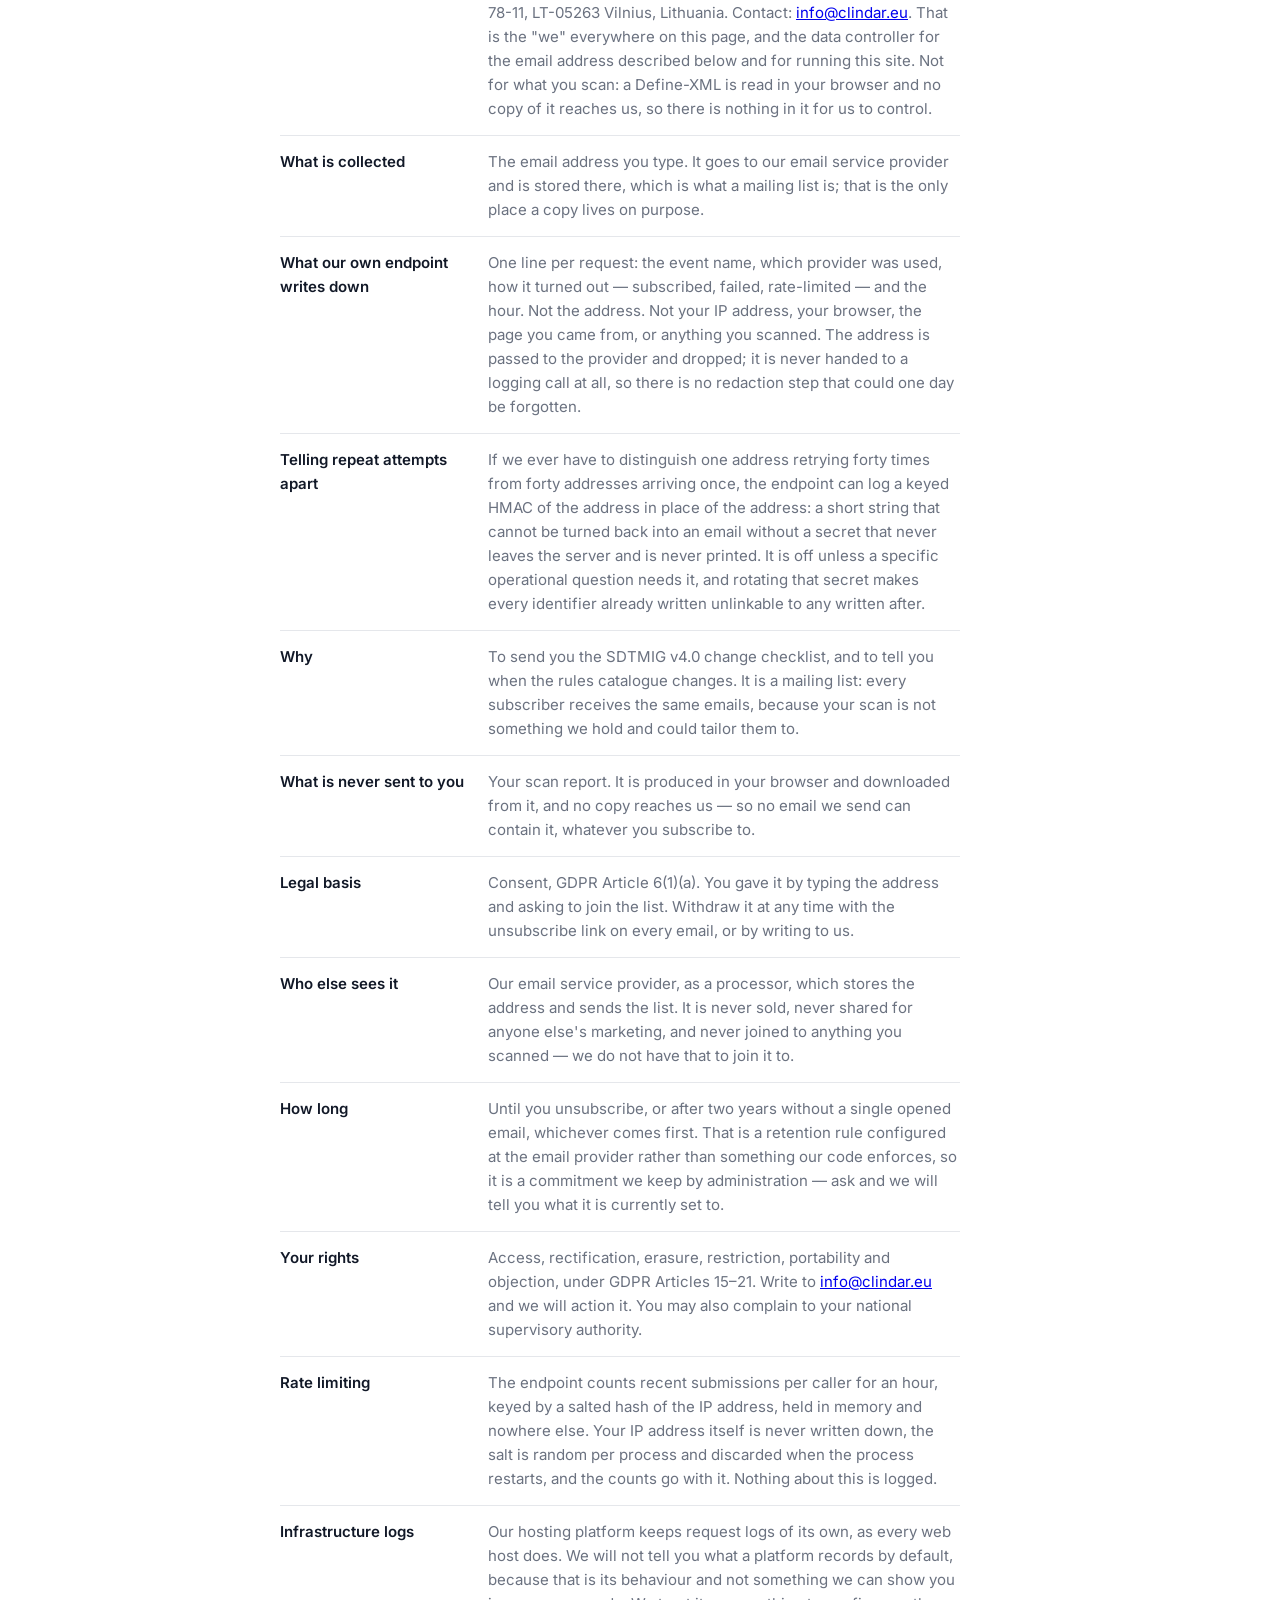
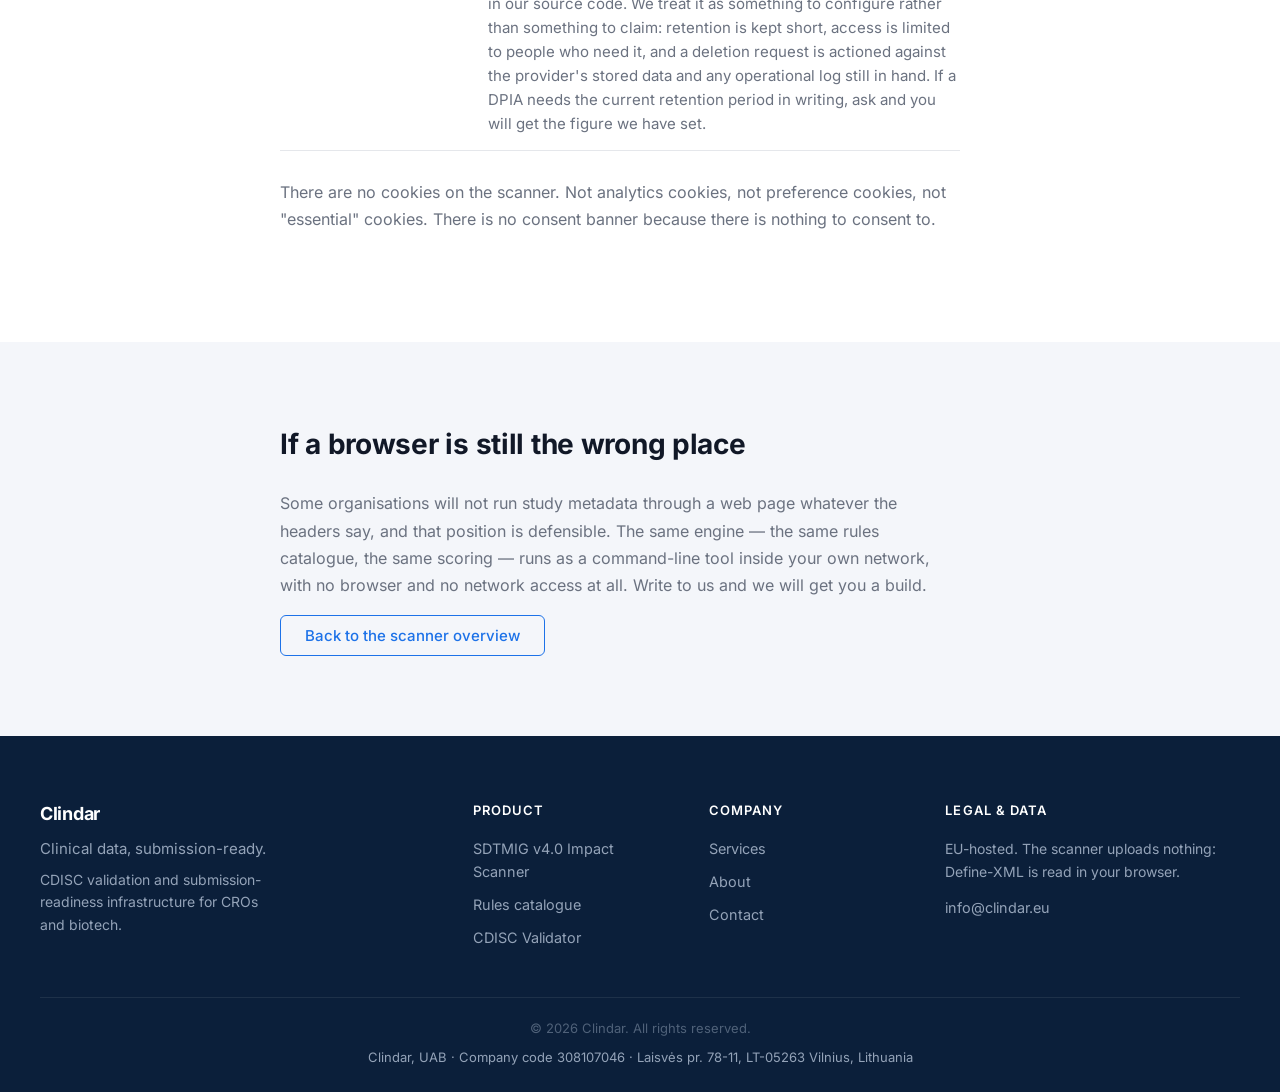
<file: impact/privacy/index.html>
<!DOCTYPE html>
<html lang="en">
<head>
  <meta charset="UTF-8" />
  <meta name="viewport" content="width=device-width, initial-scale=1.0" />
  <title>Scanner privacy — what leaves your browser, and how to check — Clindar</title>
  <meta name="description" content="What the SDTMIG v4.0 Impact Scanner reads, what it sends, and how to verify both from your own devtools in about two minutes." />
  <link rel="canonical" href="https://clindar.eu/impact/privacy/" />
  <link rel="preload" href="/css/fonts/inter-latin.woff2" as="font" type="font/woff2" crossorigin />
  <link rel="stylesheet" href="/css/fonts.css" />
  <link rel="stylesheet" href="/css/style.css" />
  <link rel="stylesheet" href="/css/impact.css" />
  <!-- No analytics on this page. A page that explains what a site does not
       send should not itself be sending anything.

       That applies to the fonts too, which is why this page links no Google
       Fonts stylesheet while the rest of the site still does. The old <link>
       was a third-party request on the one page whose job is to be checkable,
       and it disclosed the reader's IP to Google to render the paragraph
       telling them nothing is disclosed to anyone. The faces are the same; they
       are served from this origin now — see /css/fonts.css.

       This page's headers block in netlify.toml drops fonts.googleapis.com and
       fonts.gstatic.com, so the claim is enforced by the browser rather than
       resting on nobody re-adding the tag. -->
</head>
<body>

  <header class="navbar">
    <div class="navbar__container">
      <a href="/" class="navbar__logo">Clindar</a>
      <nav class="navbar__nav" aria-label="Main navigation">
        <a href="/impact/" class="navbar__link">Impact Scanner</a>
        <a href="/catalogue/" class="navbar__link">Rules catalogue</a>
        <a href="/#services" class="navbar__link">Services</a>
        <a href="/#contact" class="navbar__link">Contact</a>
      </nav>
      <a href="/scanner/" class="btn btn--primary navbar__cta">Open the scanner</a>
    </div>
  </header>

  <main>

    <section class="impact-pagehead">
      <div class="impact-pagehead__container">
        <h1 class="impact-pagehead__title">What leaves your browser, and how to check</h1>
        <p class="impact-pagehead__lede">
          This page is written for whoever has to sign off on running a tool
          against study metadata. It states what the SDTMIG v4.0 Impact Scanner
          reads, what it transmits, and how to confirm both from your own
          devtools without trusting a word of it.
        </p>
        <p class="impact-pagehead__meta">Applies to <span class="impact-code">clindar.eu/scanner</span>. Last reviewed 9 September 2026.</p>
      </div>
    </section>

    <section class="impact-section">
      <div class="impact-section__container impact-section__container--narrow">
        <h2 class="impact-section__title">The short version</h2>
        <p class="impact-prose">
          The Define-XML you drop in is parsed by JavaScript running in your
          browser tab. It is not uploaded, not proxied, not queued, and not
          logged. The scanner page is served with
          <span class="impact-code">connect-src 'none'</span>, which means the
          browser will not let it open a network connection to anywhere — not to
          a third party, and not back to us either. There is no destination for
          your file to go to. Your browser enforces that whatever we do, and the
          section below is how to read it off the wire in ten seconds rather
          than believe it.
        </p>
        <p class="impact-prose">
          Nothing you type on that page leaves it either, because there is
          nothing to type: it has no form, no field and no account. If you want
          the rules-catalogue mailing list, the scanner shows a link to a
          separate page —
          <a href="/impact/subscribe/">/impact/subscribe/</a> — and that page,
          which is an ordinary page and says so, posts the address you enter to
          <span class="impact-code">/.netlify/functions/subscribe</span> on this
          domain. It is a different page under a different policy, you get there
          by choosing to, and nothing about your scan travels with you: the link
          carries no query string, and the page it opens has never seen a file
          name, a study identifier or a result.
        </p>
        <p class="impact-prose">
          Your report does not travel either — in either direction. It is
          written by the same JavaScript that read your file and downloads out
          of the tab as HTML, Markdown or JSON. We never receive it, which is
          also why we cannot email it to you and do not offer to.
        </p>
      </div>
    </section>

    <section class="impact-section impact-section--slate">
      <div class="impact-section__container impact-section__container--narrow">
        <h2 class="impact-section__title">What a Define-XML contains, and what the scanner reads</h2>
        <p class="impact-prose">
          A Define-XML is study metadata, not study data: the datasets in a
          submission, the variables in each, their types, lengths and roles, the
          codelists and their terms, value-level metadata, comments, computation
          methods and origins. It normally carries the study identifier and
          protocol name, and it can carry free text that someone wrote by hand —
          comments and method descriptions are the usual places.
        </p>
        <p class="impact-prose">
          It does not contain subject data. No USUBJIDs, no visits, no results,
          no adverse events. Whether your organisation nonetheless treats a
          Define as confidential is your call, and a reasonable one: it
          describes the shape of a trial.
        </p>
        <p class="impact-prose">
          The scanner reads the dataset and variable definitions, codelists,
          value-level metadata and the standards declarations. It reads them to
          decide which SDTMIG v4.0 changes apply to your study. Everything it
          reads stays in the tab's memory and is gone when you close it —
          nothing is written to
          <span class="impact-code">localStorage</span>,
          <span class="impact-code">sessionStorage</span>, IndexedDB, or a
          cookie. Reload the page and the scan is gone with it.
        </p>
      </div>
    </section>

    <section class="impact-section">
      <div class="impact-section__container impact-section__container--narrow">
        <h2 class="impact-section__title">What the scanner page is permitted to contact</h2>
        <p class="impact-prose">
          Every response under <span class="impact-code">/scanner/</span> carries
          this Content-Security-Policy header:
        </p>
        <p class="impact-prose">
          <span class="impact-code">default-src 'self'; base-uri 'self'; object-src 'none'; frame-ancestors 'none'; form-action 'none'; script-src 'self'; style-src 'self'; font-src 'self'; img-src 'self' data:; connect-src 'none'</span>
        </p>
        <p class="impact-prose">
          <strong>connect-src 'none'</strong> is the directive that matters, and
          <span class="impact-code">'none'</span> is the strongest value it has.
          It means the page's JavaScript can open a network connection to no
          origin at all: not to an analytics service, not to a font host, not to
          a CDN, not to an error reporter — and not back to this domain either.
          A browser enforces this; it is not a setting the page can opt out of.
        </p>
        <p class="impact-prose">
          <strong>There is no remaining destination to reason about</strong>, and
          that is the difference between
          <span class="impact-code">'none'</span> and
          <span class="impact-code">'self'</span>. This page used to say
          something weaker, because the policy used to be weaker. It explained
          that the header ruled out every destination except our own domain, and
          that what kept your Define-XML out of that last one was the scanner's
          own code, which builds no request. Both halves were true. Only one of
          them could be checked from the wire; the other asked you to trust a
          code review you had not done.
        </p>
        <p class="impact-prose">
          <strong>What changed, and why.</strong> The only thing on the scanner
          page that ever needed a destination was the mailing-list signup, and it
          has moved to its own page at
          <a href="/impact/subscribe/">/impact/subscribe/</a>. The scanner now
          shows a plain link to it once a scan has finished, and a link is a
          navigation rather than a connection — it costs the policy nothing. With
          the form gone the page had nothing left to send, so the policy stopped
          permitting anything. Your Define-XML now stays in that tab for exactly
          the reason the page cannot reach an analytics service: there is nowhere
          for it to go.
        </p>
        <p class="impact-prose">
          <strong>The code still builds no request either.</strong> The
          scanner's own JavaScript contains no
          <span class="impact-code">fetch</span> call: it reads the file with
          the File API, parses it in a Worker bundled into its own assets, and
          renders the result from memory. That is now a second lock on a door
          the header has already welded shut, rather than the load-bearing half
          of the claim — but it is still true, and the build enforces it. A
          deploy whose scanner page names an endpoint fails instead of shipping,
          which is what stops the form quietly coming back.
        </p>
        <p class="impact-prose">
          The same page also makes no third-party request of any kind — not a
          script, not a stylesheet, not a font. The scanner's own JavaScript, its
          stylesheet, the signup link and the typefaces you are reading this in
          all come from this domain. Our marketing pages are
          different: they use
          <a href="https://plausible.io/privacy" rel="noopener">Plausible</a>,
          a cookieless analytics service, and they load their fonts from Google.
          The scanner does neither, and neither does this page. That is the
          whole reason this page serves its own copy of the fonts rather than
          linking them: a page arguing that nothing reaches a third party should
          not reach one to render the argument.
        </p>
      </div>
    </section>

    <section class="impact-section impact-section--slate">
      <div class="impact-section__container impact-section__container--narrow">
        <h2 class="impact-section__title">Verify it yourself, in about two minutes</h2>
        <ol class="impact-steps">
          <li>
            Open <span class="impact-code">clindar.eu/scanner</span> and open
            devtools before you do anything else
            (<span class="impact-code">F12</span>, or
            <span class="impact-code">Cmd-Option-I</span> on a Mac).
          </li>
          <li>
            <strong>Read the policy.</strong> In the Network tab, reload, click
            the first document request, and look at the response headers. You
            should see <span class="impact-code">content-security-policy</span>
            with <span class="impact-code">connect-src 'none'</span> in it. It
            is also repeated in a <span class="impact-code">&lt;meta&gt;</span>
            tag in the page source, which the browser enforces as well.
          </li>
          <li>
            <strong>Watch the scan.</strong> Loading the page is itself network
            activity: you will see the HTML, the scripts, the worker chunk and
            the stylesheet arrive, which is every visitor collecting the same
            files. Let that settle. Then tick "Preserve log" and drop in a
            Define-XML. <strong>Nothing further appears.</strong> No XHR, no
            fetch, no beacon, no image request with your data hidden in the
            query string. The score arrives without a single new request,
            because the work happened in the tab.
          </li>
          <li>
            <strong>Test the policy, including against us.</strong> In the
            Console, run
            <span class="impact-code">fetch('https://example.com')</span>. The
            browser refuses it and says why: that is
            <span class="impact-code">connect-src 'none'</span> closing off
            every third-party destination. Now run
            <span class="impact-code">fetch('/impact/privacy/')</span> — a path
            on our own domain, the friendliest possible destination. That is
            refused too, with the same error. This is the step worth doing
            slowly: it is the one that shows the policy is not merely pointed at
            other people's servers. There is no destination we could send your
            file to from that page, including one of ours.
          </li>
          <li>
            <strong>Then look at the signup, which is a different page.</strong>
            Click "Join the list" under your result and watch what the click
            does: it is a navigation to
            <span class="impact-code">/impact/subscribe/</span> with no query
            string, and no request goes out before it. On that page — an
            ordinary page, under the ordinary site policy — submitting the form
            produces a single
            <span class="impact-code">POST</span> to
            <span class="impact-code">/.netlify/functions/subscribe</span>.
            Click it and read the request payload: it is
            <span class="impact-code">{"email":"…"}</span> and nothing else — no
            file name, no study identifier, no score, no rule ids. Nothing could
            have carried them there; that page was never told a scan happened.
          </li>
          <li>
            <strong>Download the report and watch nothing happen.</strong> Click
            "Download HTML report". The file appears with no network request
            behind it, because the page built it from what was already in
            memory. That is the same fact from the other side: a document we
            never receive is a document we cannot email you. Try every format —
            HTML, Markdown, PDF, JSON, the Excel checklist. The network panel
            stays empty for all of them.
          </li>
        </ol>
        <p class="impact-prose">
          If any of that does not match what you see, we would rather hear about
          it than not: <a href="mailto:info@clindar.eu">info@clindar.eu</a>.
          The configuration is what would be wrong, and we would fix it.
        </p>
      </div>
    </section>

    <section class="impact-section">
      <div class="impact-section__container impact-section__container--narrow">
        <h2 class="impact-section__title">The email address, if you give us one</h2>
        <dl class="impact-facts">
          <div>
            <dt>Who is responsible</dt>
            <dd>Clindar, UAB, company code 308107046, registered at Laisvės pr. 78-11, LT-05263 Vilnius, Lithuania. Contact: <a href="mailto:info@clindar.eu">info@clindar.eu</a>. That is the "we" everywhere on this page, and the data controller for the email address described below and for running this site. Not for what you scan: a Define-XML is read in your browser and no copy of it reaches us, so there is nothing in it for us to control.</dd>
          </div>
          <div>
            <dt>What is collected</dt>
            <dd>The email address you type. It goes to our email service provider and is stored there, which is what a mailing list is; that is the only place a copy lives on purpose.</dd>
          </div>
          <div>
            <dt>What our own endpoint writes down</dt>
            <dd>One line per request: the event name, which provider was used, how it turned out — subscribed, failed, rate-limited — and the hour. Not the address. Not your IP address, your browser, the page you came from, or anything you scanned. The address is passed to the provider and dropped; it is never handed to a logging call at all, so there is no redaction step that could one day be forgotten.</dd>
          </div>
          <div>
            <dt>Telling repeat attempts apart</dt>
            <dd>If we ever have to distinguish one address retrying forty times from forty addresses arriving once, the endpoint can log a keyed HMAC of the address in place of the address: a short string that cannot be turned back into an email without a secret that never leaves the server and is never printed. It is off unless a specific operational question needs it, and rotating that secret makes every identifier already written unlinkable to any written after.</dd>
          </div>
          <div>
            <dt>Why</dt>
            <dd>To send you the SDTMIG v4.0 change checklist, and to tell you when the rules catalogue changes. It is a mailing list: every subscriber receives the same emails, because your scan is not something we hold and could tailor them to.</dd>
          </div>
          <div>
            <dt>What is never sent to you</dt>
            <dd>Your scan report. It is produced in your browser and downloaded from it, and no copy reaches us — so no email we send can contain it, whatever you subscribe to.</dd>
          </div>
          <div>
            <dt>Legal basis</dt>
            <dd>Consent, GDPR Article 6(1)(a). You gave it by typing the address and asking to join the list. Withdraw it at any time with the unsubscribe link on every email, or by writing to us.</dd>
          </div>
          <div>
            <dt>Who else sees it</dt>
            <dd>Our email service provider, as a processor, which stores the address and sends the list. It is never sold, never shared for anyone else's marketing, and never joined to anything you scanned — we do not have that to join it to.</dd>
          </div>
          <div>
            <dt>How long</dt>
            <dd>Until you unsubscribe, or after two years without a single opened email, whichever comes first. That is a retention rule configured at the email provider rather than something our code enforces, so it is a commitment we keep by administration — ask and we will tell you what it is currently set to.</dd>
          </div>
          <div>
            <dt>Your rights</dt>
            <dd>Access, rectification, erasure, restriction, portability and objection, under GDPR Articles 15–21. Write to <a href="mailto:info@clindar.eu">info@clindar.eu</a> and we will action it. You may also complain to your national supervisory authority.</dd>
          </div>
          <div>
            <dt>Rate limiting</dt>
            <dd>The endpoint counts recent submissions per caller for an hour, keyed by a salted hash of the IP address, held in memory and nowhere else. Your IP address itself is never written down, the salt is random per process and discarded when the process restarts, and the counts go with it. Nothing about this is logged.</dd>
          </div>
          <div>
            <dt>Infrastructure logs</dt>
            <dd>Our hosting platform keeps request logs of its own, as every web host does. We will not tell you what a platform records by default, because that is its behaviour and not something we can show you in our source code. We treat it as something to configure rather than something to claim: retention is kept short, access is limited to people who need it, and a deletion request is actioned against the provider's stored data and any operational log still in hand. If a DPIA needs the current retention period in writing, ask and you will get the figure we have set.</dd>
          </div>
        </dl>
        <p class="impact-prose">
          There are no cookies on the scanner. Not analytics cookies, not
          preference cookies, not "essential" cookies. There is no consent
          banner because there is nothing to consent to.
        </p>
      </div>
    </section>

    <section class="impact-section impact-section--slate">
      <div class="impact-section__container impact-section__container--narrow">
        <h2 class="impact-section__title">If a browser is still the wrong place</h2>
        <p class="impact-prose">
          Some organisations will not run study metadata through a web page
          whatever the headers say, and that position is defensible. The same
          engine — the same rules catalogue, the same scoring — runs as a
          command-line tool inside your own network, with no browser and no
          network access at all. Write to us and we will get you a build.
        </p>
        <p>
          <a class="btn btn--secondary" href="/impact/">Back to the scanner overview</a>
        </p>
      </div>
    </section>

  </main>

  <footer class="footer">
    <div class="footer__container">
      <div class="footer__col footer__col--brand">
        <span class="footer__logo">Clindar</span>
        <p class="footer__tagline">Clinical data, submission-ready.</p>
        <p class="footer__desc">CDISC validation and submission-readiness infrastructure for CROs and biotech.</p>
      </div>
      <div class="footer__col">
        <h4 class="footer__col-heading">Product</h4>
        <nav class="footer__nav" aria-label="Product links">
          <a href="/scanner/" class="footer__link">SDTMIG v4.0 Impact Scanner</a>
          <a href="/catalogue/" class="footer__link">Rules catalogue</a>
          <a href="/#features" class="footer__link">CDISC Validator</a>
        </nav>
      </div>
      <div class="footer__col">
        <h4 class="footer__col-heading">Company</h4>
        <nav class="footer__nav" aria-label="Company links">
          <a href="/#services" class="footer__link">Services</a>
          <a href="/#about" class="footer__link">About</a>
          <a href="/#contact" class="footer__link">Contact</a>
        </nav>
      </div>
      <div class="footer__col">
        <h4 class="footer__col-heading">Legal &amp; Data</h4>
        <p class="footer__legal-note">EU-hosted. The scanner uploads nothing: Define-XML is read in your browser.</p>
        <a href="mailto:info@clindar.eu" class="footer__link">info@clindar.eu</a>
      </div>
    </div>
    <div class="footer__bottom">
      <p class="footer__copy">&copy; 2026 Clindar. All rights reserved.</p>
      <p class="footer__company">Clindar, UAB · Company code 308107046 · Laisvės pr. 78-11, LT-05263 Vilnius, Lithuania</p>
    </div>
  </footer>

</body>
</html>
</file>
<file: css/style.css>
/* ===== Design Tokens ===== */
:root {
  /* Backgrounds */
  --color-bg-white:        #FFFFFF;
  --color-bg-slate:        #F4F6FA;
  --color-bg-dark:         #0B1F3A;

  /* Text */
  --color-text-primary:    #111827;
  --color-text-secondary:  #6B7280;
  --color-text-muted:      #94A3B8;
  --color-text-white:      #FFFFFF;

  /* Accent */
  --color-accent:          #1D72E8;
  --color-accent-hover:    #1558C0;
  --color-accent-light:    #EFF6FF;

  /* Feedback */
  --color-success:         #10B981;
  --color-error:           #DC2626;

  /* Borders */
  --color-border:          #E5E7EB;

  /* Typography */
  --font-sans:             'Inter', sans-serif;
  --font-mono:             'JetBrains Mono', monospace;

  /* Layout */
  --section-padding-y:     80px;
  --content-max-width:     1200px;
  --border-radius:         6px;
  --transition:            0.15s ease;
}

/* ===== Reset & Base ===== */
*, *::before, *::after {
  box-sizing: border-box;
  margin: 0;
  padding: 0;
}

html {
  scroll-behavior: smooth;
}

body {
  font-family: var(--font-sans);
  color: var(--color-text-primary);
  background: var(--color-bg-white);
  line-height: 1.6;
  font-size: 1rem;
}

/* ===== Navbar ===== */
/* Sticky, white, border-bottom. Logo left. Links + CTA right. */
.navbar {
  position: sticky;
  top: 0;
  z-index: 100;
  background: var(--color-bg-white);
  border-bottom: 1px solid var(--color-border);
}

.navbar__container {
  max-width: var(--content-max-width);
  margin: 0 auto;
  padding: 0 1.5rem;
  height: 64px;
  display: flex;
  align-items: center;
  gap: 2rem;
}

.navbar__logo {
  font-size: 1.25rem;
  font-weight: 700;
  color: var(--color-text-primary);
  text-decoration: none;
  letter-spacing: -0.4px;
  margin-right: auto;
}

.navbar__nav {
  display: flex;
  gap: 1.75rem;
}

.navbar__link {
  color: var(--color-text-primary);
  text-decoration: none;
  font-weight: 500;
  font-size: 0.9375rem;
  transition: color var(--transition);
}

.navbar__link:hover,
.navbar__link:focus-visible {
  color: var(--color-accent);
}

.navbar__cta {
  flex-shrink: 0;
}

.navbar__toggle {
  display: none;
  flex-direction: column;
  justify-content: center;
  gap: 5px;
  background: none;
  border: none;
  cursor: pointer;
  padding: 4px;
}

.navbar__toggle-bar {
  display: block;
  width: 22px;
  height: 2px;
  background: var(--color-text-primary);
  border-radius: 2px;
  transition: transform var(--transition), opacity var(--transition);
}

.navbar__toggle[aria-expanded="true"] .navbar__toggle-bar:nth-child(1) {
  transform: translateY(7px) rotate(45deg);
}
.navbar__toggle[aria-expanded="true"] .navbar__toggle-bar:nth-child(2) {
  opacity: 0;
}
.navbar__toggle[aria-expanded="true"] .navbar__toggle-bar:nth-child(3) {
  transform: translateY(-7px) rotate(-45deg);
}

/* ===== Buttons ===== */
/* Primary: blue fill. Secondary: outlined — white variant on dark bg, blue variant on light. */
.btn {
  display: inline-block;
  padding: 0.75rem 1.5rem;
  border-radius: var(--border-radius);
  font-family: var(--font-sans);
  font-size: 0.9375rem;
  font-weight: 500;
  text-decoration: none;
  cursor: pointer;
  border: 1px solid transparent;
  transition: background var(--transition), color var(--transition), border-color var(--transition);
  line-height: 1;
}

.btn--primary {
  background: var(--color-accent);
  color: var(--color-text-white);
  border-color: var(--color-accent);
}

.btn--primary:hover,
.btn--primary:focus-visible {
  background: var(--color-accent-hover);
  border-color: var(--color-accent-hover);
}

/* Secondary on light backgrounds */
.btn--secondary {
  background: transparent;
  color: var(--color-accent);
  border-color: var(--color-accent);
}

.btn--secondary:hover,
.btn--secondary:focus-visible {
  background: var(--color-accent-light);
}

/* Secondary on dark backgrounds (used inside .hero) */
.hero .btn--secondary {
  color: var(--color-text-white);
  border-color: rgba(255, 255, 255, 0.55);
}

.hero .btn--secondary:hover,
.hero .btn--secondary:focus-visible {
  background: rgba(255, 255, 255, 0.1);
  border-color: rgba(255, 255, 255, 0.9);
}

.btn--full {
  width: 100%;
  text-align: center;
}

/* ===== Hero ===== */
/* Dark navy, solid — no gradient. 120px padding. */
.hero {
  background: var(--color-bg-dark);
  color: var(--color-text-white);
  padding: 120px 1.5rem;
  text-align: center;
}

.hero__container {
  max-width: 720px;
  margin: 0 auto;
}

.hero__title {
  font-size: clamp(2.5rem, 5vw, 4rem);
  font-weight: 700;
  line-height: 1.1;
  letter-spacing: -1.5px;
  margin-bottom: 1.25rem;
  color: var(--color-text-white);
}

.hero__subtitle {
  font-size: 1.25rem;
  color: var(--color-text-muted);
  margin-bottom: 2.5rem;
  line-height: 1.7;
  font-weight: 400;
}

.hero__actions {
  display: flex;
  gap: 1rem;
  justify-content: center;
  flex-wrap: wrap;
}

/* ===== Trust Bar ===== */
/* Light slate strip below hero */
.trust-bar {
  background: var(--color-bg-slate);
  border-bottom: 1px solid var(--color-border);
  padding: 1.25rem 1.5rem;
}

.trust-bar__container {
  max-width: var(--content-max-width);
  margin: 0 auto;
  display: flex;
  flex-wrap: wrap;
  justify-content: center;
  gap: 0.75rem 3rem;
}

.trust-bar__item {
  display: flex;
  align-items: center;
  gap: 0.5rem;
  font-size: 0.875rem;
  font-weight: 500;
  color: var(--color-text-secondary);
}

.trust-bar__icon {
  width: 1rem;
  height: 1rem;
  color: var(--color-accent);
  flex-shrink: 0;
}

/* ===== Features ===== */
/* White section, 3-col card grid. Cards: border, no shadow. */
.features {
  background: var(--color-bg-white);
  padding: var(--section-padding-y) 1.5rem;
}

.features__container {
  max-width: var(--content-max-width);
  margin: 0 auto;
}

.features__heading {
  text-align: center;
  font-size: clamp(1.5rem, 3vw, 2rem);
  font-weight: 700;
  color: var(--color-text-primary);
  margin-bottom: 0.75rem;
  letter-spacing: -0.5px;
}

.features__subtext {
  text-align: center;
  color: var(--color-text-secondary);
  max-width: 560px;
  margin: 0 auto 3rem;
  font-size: 1rem;
  line-height: 1.7;
}

.features__grid {
  display: grid;
  grid-template-columns: 1fr;
  gap: 1.25rem;
}

.feature-card {
  background: var(--color-bg-white);
  border: 1px solid var(--color-border);
  border-radius: var(--border-radius);
  padding: 28px 28px 32px;
  transition: border-color var(--transition);
}

.feature-card:hover {
  border-color: var(--color-accent);
}

.feature-card__icon {
  width: 40px;
  height: 40px;
  margin-bottom: 1.25rem;
  display: flex;
  align-items: center;
  justify-content: center;
  background: var(--color-accent-light);
  border-radius: var(--border-radius);
  color: var(--color-accent);
}

.feature-card__icon svg {
  width: 20px;
  height: 20px;
}

.feature-card__title {
  font-size: 1.125rem;
  font-weight: 700;
  color: var(--color-text-primary);
  margin-bottom: 0.5rem;
}

.feature-card__text {
  color: var(--color-text-secondary);
  font-size: 1rem;
  line-height: 1.65;
}

.features__note {
  text-align: center;
  margin-top: 2.5rem;
  font-size: 0.9375rem;
  color: var(--color-text-secondary);
}

.features__link {
  color: var(--color-accent);
  text-decoration: underline;
  text-underline-offset: 2px;
}

.features__link:hover {
  color: var(--color-accent-hover);
}

/* ===== Services ===== */
/* Light slate section, card grid with border treatment. */
.services {
  background: var(--color-bg-slate);
  padding: var(--section-padding-y) 1.5rem;
}

.services__container {
  max-width: var(--content-max-width);
  margin: 0 auto;
}

.services__heading {
  font-size: clamp(1.5rem, 3vw, 2rem);
  font-weight: 700;
  color: var(--color-text-primary);
  text-align: center;
  margin-bottom: 0.75rem;
  letter-spacing: -0.5px;
}

.services__subtext {
  text-align: center;
  color: var(--color-text-secondary);
  margin-bottom: 3rem;
  font-size: 1rem;
  line-height: 1.7;
  max-width: 560px;
  margin-left: auto;
  margin-right: auto;
}

.services__list {
  list-style: none;
  display: flex;
  flex-direction: column;
  gap: 1rem;
}

.service-item {
  display: flex;
  gap: 1.25rem;
  align-items: flex-start;
  background: var(--color-bg-white);
  border: 1px solid var(--color-border);
  border-radius: var(--border-radius);
  padding: 24px;
  transition: border-color var(--transition);
}

.service-item:hover {
  border-color: var(--color-accent);
}

.service-item__icon {
  width: 40px;
  height: 40px;
  flex-shrink: 0;
  display: flex;
  align-items: center;
  justify-content: center;
  background: var(--color-accent-light);
  border-radius: var(--border-radius);
  color: var(--color-accent);
}

.service-item__icon svg {
  width: 20px;
  height: 20px;
}

.service-item__title {
  font-size: 1rem;
  font-weight: 700;
  color: var(--color-text-primary);
  margin-bottom: 0.25rem;
}

.service-item__text {
  font-size: 0.9375rem;
  color: var(--color-text-secondary);
  line-height: 1.65;
}

@media (min-width: 640px) {
  .services__list {
    display: grid;
    grid-template-columns: repeat(2, 1fr);
    gap: 1rem;
  }

  .service-item:last-child:nth-child(odd) {
    grid-column: 1 / -1;
    width: 100%;
    max-width: calc(50% - 0.5rem);
    justify-self: center;
  }
}

/* ===== About ===== */
/* White section, 2-col on desktop. Stat numbers in mono font. */
.about {
  background: var(--color-bg-white);
  padding: var(--section-padding-y) 1.5rem;
}

.about__container {
  max-width: var(--content-max-width);
  margin: 0 auto;
  display: grid;
  grid-template-columns: 1fr;
  gap: 3rem;
}

.about__heading {
  font-size: clamp(1.5rem, 3vw, 2rem);
  font-weight: 700;
  color: var(--color-text-primary);
  margin-bottom: 1.25rem;
  letter-spacing: -0.5px;
}

.about__text {
  color: var(--color-text-secondary);
  line-height: 1.75;
  margin-bottom: 1rem;
  font-size: 1rem;
}

.about__text:last-child {
  margin-bottom: 0;
}

.about__stats {
  display: grid;
  grid-template-columns: repeat(3, 1fr);
  gap: 1rem;
}

.stat {
  text-align: center;
  padding: 1.5rem 1rem;
  background: var(--color-bg-slate);
  border: 1px solid var(--color-border);
  border-radius: var(--border-radius);
}

.stat__number {
  display: block;
  font-family: var(--font-mono);
  font-size: clamp(1rem, 2vw, 1.25rem);
  font-weight: 500;
  color: var(--color-accent);
  margin-bottom: 0.375rem;
  line-height: 1.2;
}

.stat__label {
  display: block;
  font-size: 0.8125rem;
  color: var(--color-text-secondary);
  line-height: 1.4;
}

@media (min-width: 768px) {
  .about__container {
    grid-template-columns: 3fr 2fr;
    align-items: center;
  }
}

/* ===== Contact ===== */
/* Light slate section to alternate with white above. */
.contact {
  background: var(--color-bg-slate);
  padding: var(--section-padding-y) 1.5rem;
}

.contact__container {
  max-width: 600px;
  margin: 0 auto;
}

.contact__heading {
  font-size: clamp(1.5rem, 3vw, 2rem);
  font-weight: 700;
  color: var(--color-text-primary);
  margin-bottom: 0.5rem;
  text-align: center;
  letter-spacing: -0.5px;
}

.contact__subtext {
  text-align: center;
  color: var(--color-text-secondary);
  margin-bottom: 2.5rem;
  line-height: 1.7;
  font-size: 1rem;
}

.contact__form {
  display: flex;
  flex-direction: column;
  gap: 1.25rem;
}

.contact__privacy-notice {
  font-size: 0.8125rem;
  color: var(--color-text-secondary);
  line-height: 1.6;
  padding: 0.875rem 1rem;
  background: var(--color-bg-white);
  border: 1px solid var(--color-border);
  border-radius: var(--border-radius);
}

/* ===== Registered company details ===== */
/* Same card as the privacy notice above, because it is the same kind of thing:
   small print that has to be legible rather than prominent. */
.contact__company {
  margin-top: 2rem;
  padding: 1.25rem 1.5rem;
  background: var(--color-bg-white);
  border: 1px solid var(--color-border);
  border-radius: var(--border-radius);
}

.contact__company-heading {
  font-size: 1rem;
  font-weight: 600;
  color: var(--color-text-primary);
  margin-bottom: 0.625rem;
}

.contact__address {
  /* <address> is italic by default, which no other type on this site is. */
  font-style: normal;
  font-size: 0.9375rem;
  line-height: 1.7;
  color: var(--color-text-secondary);
  overflow-wrap: break-word;
}

.contact__address a {
  color: var(--color-accent);
}

.contact__success {
  text-align: center;
  color: var(--color-success);
  font-weight: 600;
  padding: 0.75rem;
  background: #ECFDF5;
  border: 1px solid #A7F3D0;
  border-radius: var(--border-radius);
}

/* ===== Form Group ===== */
.form-group {
  display: flex;
  flex-direction: column;
  gap: 0.375rem;
}

.form-group__label {
  font-weight: 500;
  font-size: 0.9375rem;
  color: var(--color-text-primary);
}

.form-group__input {
  padding: 0.75rem 1rem;
  border: 1px solid var(--color-border);
  border-radius: var(--border-radius);
  font-family: var(--font-sans);
  font-size: 1rem;
  color: var(--color-text-primary);
  background: var(--color-bg-white);
  transition: border-color var(--transition), box-shadow var(--transition);
  outline: none;
  width: 100%;
}

.form-group__input:focus {
  border-color: var(--color-accent);
  box-shadow: 0 0 0 3px rgba(29, 114, 232, 0.15);
}

.form-group__input--invalid {
  border-color: var(--color-error);
  box-shadow: 0 0 0 3px rgba(220, 38, 38, 0.1);
}

.form-group__input--textarea {
  resize: vertical;
  min-height: 120px;
}

.form-group__error {
  color: var(--color-error);
  font-size: 0.8125rem;
  min-height: 1em;
}

.form-group--consent {
  gap: 0.5rem;
}

.form-group__consent-label {
  display: flex;
  gap: 0.75rem;
  align-items: flex-start;
  font-size: 0.9rem;
  line-height: 1.55;
  color: var(--color-text-primary);
  cursor: pointer;
}

.form-group__checkbox {
  flex-shrink: 0;
  width: 1.125rem;
  height: 1.125rem;
  margin-top: 0.15rem;
  accent-color: var(--color-accent);
  cursor: pointer;
}

.form-group__privacy-link {
  color: var(--color-accent);
  text-underline-offset: 2px;
}

.form-group__privacy-link:hover {
  color: var(--color-accent-hover);
}

/* ===== Footer ===== */
/* Dark navy, 4-column: Brand / Product / Company / Legal */
.footer {
  background: var(--color-bg-dark);
  color: var(--color-text-muted);
  padding: 64px 1.5rem 0;
}

.footer__container {
  max-width: var(--content-max-width);
  margin: 0 auto;
  display: grid;
  grid-template-columns: 1fr;
  gap: 2.5rem;
  padding-bottom: 3rem;
  border-bottom: 1px solid rgba(255, 255, 255, 0.08);
}

.footer__logo {
  display: block;
  font-size: 1.125rem;
  font-weight: 700;
  color: var(--color-text-white);
  margin-bottom: 0.5rem;
  letter-spacing: -0.3px;
}

.footer__tagline {
  font-size: 0.9375rem;
  color: var(--color-text-muted);
  margin-bottom: 0.5rem;
}

.footer__desc {
  font-size: 0.875rem;
  color: var(--color-text-muted);
  line-height: 1.6;
  max-width: 240px;
}

.footer__col-heading {
  font-size: 0.8125rem;
  font-weight: 600;
  color: var(--color-text-white);
  text-transform: uppercase;
  letter-spacing: 0.08em;
  margin-bottom: 1rem;
}

.footer__nav {
  display: flex;
  flex-direction: column;
  gap: 0.625rem;
}

.footer__link {
  color: var(--color-text-muted);
  text-decoration: none;
  font-size: 0.9rem;
  transition: color var(--transition);
  display: inline-block;
}

.footer__link:hover {
  color: var(--color-text-white);
}

.footer__legal-note {
  font-size: 0.875rem;
  color: var(--color-text-muted);
  line-height: 1.65;
  margin-bottom: 0.75rem;
}

.footer__bottom {
  max-width: var(--content-max-width);
  margin: 0 auto;
  padding: 1.25rem 0 1.5rem;
}

.footer__copy {
  font-size: 0.8125rem;
  color: rgba(148, 163, 184, 0.5);
  text-align: center;
}

/* The registered entity, on every page. Readable rather than decorative — it
   is there to be identified — so it takes the full muted token instead of the
   copyright line's half-transparent one. Quieter than the footer navigation
   above it, and it wraps instead of pushing a narrow screen sideways. */
.footer__company {
  margin-top: 0.5rem;
  font-size: 0.8125rem;
  line-height: 1.6;
  color: var(--color-text-muted);
  text-align: center;
  overflow-wrap: break-word;
}

@media (min-width: 640px) {
  .footer__container {
    grid-template-columns: repeat(2, 1fr);
  }

  .footer__col--brand {
    grid-column: 1 / -1;
  }
}

@media (min-width: 960px) {
  .footer__container {
    grid-template-columns: 2fr 1fr 1fr 1.5fr;
  }

  .footer__col--brand {
    grid-column: auto;
  }
}

/* ===== Responsive ===== */
@media (min-width: 640px) {
  .features__grid {
    grid-template-columns: repeat(3, 1fr);
  }
}

@media (min-width: 768px) {
  .about__stats {
    grid-template-columns: repeat(3, 1fr);
  }
}

@media (max-width: 639px) {
  .about__stats {
    grid-template-columns: 1fr;
  }

  .navbar__nav {
    display: none;
    flex-direction: column;
    gap: 0;
    position: absolute;
    top: 64px;
    left: 0;
    right: 0;
    background: var(--color-bg-white);
    border-bottom: 1px solid var(--color-border);
    padding: 0.5rem 0;
    box-shadow: 0 4px 12px rgba(0, 0, 0, 0.08);
  }

  .navbar__nav.is-open {
    display: flex;
  }

  .navbar__link {
    padding: 0.875rem 1.5rem;
    display: block;
  }

  .navbar__link:hover {
    background: var(--color-bg-slate);
  }

  .navbar__toggle {
    display: flex;
  }

  .navbar__cta {
    display: none;
  }
}

@media (min-width: 640px) {
  .navbar__toggle {
    display: none;
  }
}

/* ===== Focus visible ===== */
:focus-visible {
  outline: 2px solid var(--color-accent);
  outline-offset: 2px;
}

/* ===== Illustrations ===== */

@keyframes fadeInUp {
  from {
    opacity: 0;
    transform: translateY(20px);
  }
  to {
    opacity: 1;
    transform: translateY(0);
  }
}

.illustration-wrap {
  opacity: 0;
  transform: translateY(20px);
}

.illustration-wrap.is-visible {
  animation: fadeInUp 0.5s ease-out forwards;
}

.illustration-wrap img {
  width: 100%;
  height: auto;
  display: block;
  border-radius: 12px;
}

.illustration-wrap--light img {
  box-shadow: 0 8px 32px rgba(0, 0, 0, 0.12);
}

/* Hero visual: hidden on mobile */
.hero__visual {
  display: none;
}

/* Features illustration */
.features__caption {
  text-align: center;
  margin-top: 48px;
  margin-bottom: 0.75rem;
  font-size: 0.9375rem;
  color: var(--color-text-secondary);
  max-width: 860px;
  margin-left: auto;
  margin-right: auto;
}

.features__illustration-wrap {
  max-width: 860px;
  margin-left: auto;
  margin-right: auto;
}

/* Services illustrations */
.services__illustration {
  max-width: 820px;
  margin-left: auto;
  margin-right: auto;
  margin-bottom: 40px;
}

.services__illustration--stats {
  margin-top: 32px;
  margin-bottom: 32px;
}

/* ===== About: Founder block ===== */
.about__founder {
  display: flex;
  align-items: center;
  gap: 1rem;
  margin-bottom: 1.5rem;
}

.about__founder-photo {
  width: 72px;
  height: 72px;
  border-radius: 50%;
  object-fit: cover;
  flex-shrink: 0;
}

.about__founder-name {
  font-weight: 600;
  font-size: 1rem;
  display: flex;
  align-items: center;
  gap: 0.4rem;
  margin: 0 0 0.2rem;
}

.about__founder-title {
  font-size: 0.875rem;
  color: var(--color-text-muted, #6b7280);
  margin: 0;
}

.about__linkedin {
  color: #0077b5;
  display: inline-flex;
  align-items: center;
}

.about__linkedin:hover {
  opacity: 0.75;
}

/* Hero two-column layout at ≥900px */
@media (min-width: 900px) {
  .hero {
    text-align: left;
  }

  .hero__container {
    max-width: var(--content-max-width);
    display: grid;
    grid-template-columns: 1fr 1fr;
    align-items: center;
    gap: 4rem;
  }

  .hero__content {
    max-width: 520px;
  }

  .hero__actions {
    justify-content: flex-start;
  }

  .hero__visual {
    display: block;
    align-self: center;
    margin-top: 20px;
  }
}
</file>
<file: css/impact.css>
/* ===== SDTMIG v4.0 Impact Scanner — landing and privacy pages =====
 *
 * Loaded after style.css and using its tokens. Only what those two pages need
 * that the homepage does not: the hero call to action, the prose column, and
 * the verification steps.
 */

/* ===== Above the fold ===== */
/* One question, then the way in. Everything else is below the fold on purpose:
   the score is free, so there is nothing here to ask the visitor for. */
.impact-hero {
  background: var(--color-bg-dark);
  color: var(--color-text-white);
  padding: 96px 1.5rem 80px;
}

.impact-hero__container {
  max-width: 760px;
  margin: 0 auto;
  text-align: center;
}

.impact-hero__title {
  font-size: clamp(2rem, 5vw, 3.25rem);
  font-weight: 700;
  line-height: 1.15;
  letter-spacing: -0.02em;
  margin-bottom: 2.5rem;
  text-wrap: balance;
}

.impact-hero__note {
  margin-top: 1.25rem;
  font-size: 0.9375rem;
  color: var(--color-text-muted);
}

/* ===== The way in ===== */
/* Two lines and a button, and deliberately nothing that reads as a file
   target: no dashed border, no upload arrow, no hover state that invites a
   drag. This page has no file input and no drop handler, because handing a
   Define-XML between two pages would mean putting it somewhere — which is
   exactly what this product promises never to do. The reading happens on
   /scanner/, and this says so before the click rather than after it. */
.impact-hero__lead {
  font-size: 1.25rem;
  font-weight: 600;
  margin-bottom: 0.25rem;
}

.impact-hero__sub {
  font-size: 0.9375rem;
  color: var(--color-text-muted);
  margin-bottom: 1.5rem;
}

/* ===== Sections ===== */
.impact-section {
  padding: var(--section-padding-y) 1.5rem;
  background: var(--color-bg-white);
}

.impact-section--slate {
  background: var(--color-bg-slate);
}

.impact-section__container {
  max-width: var(--content-max-width);
  margin: 0 auto;
}

.impact-section__container--narrow {
  max-width: 720px;
}

.impact-section__title {
  font-size: 1.75rem;
  font-weight: 700;
  letter-spacing: -0.01em;
  margin-bottom: 1.5rem;
  color: var(--color-text-primary);
}

.impact-prose {
  font-size: 1rem;
  line-height: 1.7;
  color: var(--color-text-secondary);
  margin-bottom: 1rem;
  max-width: 68ch;
}

.impact-prose:last-of-type {
  margin-bottom: 1.75rem;
}

.impact-prose strong {
  color: var(--color-text-primary);
  font-weight: 600;
}

.impact-prose code,
.impact-code {
  font-family: var(--font-mono);
  font-size: 0.875em;
  background: var(--color-bg-slate);
  border: 1px solid var(--color-border);
  border-radius: 4px;
  padding: 0.1em 0.35em;
  color: var(--color-text-primary);
  overflow-wrap: anywhere;
}

.impact-section--slate .impact-prose code,
.impact-section--slate .impact-code {
  background: var(--color-bg-white);
}

/* ===== Card grid ===== */
.impact-grid {
  display: grid;
  grid-template-columns: repeat(auto-fit, minmax(280px, 1fr));
  gap: 1.5rem;
}

.impact-card {
  background: var(--color-bg-white);
  border: 1px solid var(--color-border);
  border-radius: var(--border-radius);
  padding: 1.75rem;
}

.impact-card__title {
  font-size: 1.125rem;
  font-weight: 600;
  margin-bottom: 0.5rem;
  color: var(--color-text-primary);
}

.impact-card__body {
  font-size: 0.9375rem;
  line-height: 1.65;
  color: var(--color-text-secondary);
}

/* ===== Verification steps (privacy page) ===== */
.impact-steps {
  counter-reset: step;
  list-style: none;
  margin: 0 0 1.75rem;
  padding: 0;
}

.impact-steps li {
  counter-increment: step;
  position: relative;
  padding: 0 0 1.25rem 3rem;
  font-size: 1rem;
  line-height: 1.7;
  color: var(--color-text-secondary);
  max-width: 68ch;
}

.impact-steps li::before {
  content: counter(step);
  position: absolute;
  left: 0;
  top: 0.15rem;
  width: 1.75rem;
  height: 1.75rem;
  border-radius: 4px;
  background: var(--color-accent);
  color: var(--color-text-white);
  font-family: var(--font-mono);
  font-size: 0.875rem;
  font-weight: 500;
  display: flex;
  align-items: center;
  justify-content: center;
}

.impact-steps strong {
  color: var(--color-text-primary);
  font-weight: 600;
}

/* ===== Definition list: what is collected ===== */
.impact-facts {
  margin: 0 0 1.75rem;
  border-top: 1px solid var(--color-border);
  max-width: 68ch;
}

.impact-facts div {
  display: grid;
  grid-template-columns: minmax(140px, 12rem) 1fr;
  gap: 1rem;
  padding: 0.875rem 0;
  border-bottom: 1px solid var(--color-border);
}

.impact-facts dt {
  font-weight: 600;
  font-size: 0.9375rem;
  color: var(--color-text-primary);
}

.impact-facts dd {
  margin: 0;
  font-size: 0.9375rem;
  line-height: 1.6;
  color: var(--color-text-secondary);
}

@media (max-width: 600px) {
  .impact-facts div {
    grid-template-columns: 1fr;
    gap: 0.25rem;
  }
}

/* ===== Header block on the privacy page ===== */
.impact-pagehead {
  background: var(--color-bg-dark);
  color: var(--color-text-white);
  padding: 72px 1.5rem 64px;
}

.impact-pagehead__container {
  max-width: 720px;
  margin: 0 auto;
}

.impact-pagehead__title {
  font-size: clamp(1.75rem, 4vw, 2.5rem);
  font-weight: 700;
  line-height: 1.2;
  letter-spacing: -0.02em;
  margin-bottom: 0.75rem;
}

.impact-pagehead__lede {
  font-size: 1.0625rem;
  line-height: 1.6;
  color: var(--color-text-muted);
  max-width: 60ch;
}

.impact-pagehead__meta {
  margin-top: 1.25rem;
  font-size: 0.875rem;
  color: var(--color-text-muted);
}

/* ===== Rules catalogue ===== */

.rule-table__scroll {
  overflow-x: auto;
}

/* The index is one table per category, and each would otherwise be sized from
 * its own longest rule title — putting Basis and Detectability somewhere
 * different in every section. `table-layout: fixed` makes the <colgroup> below
 * authoritative instead, so the four columns line up down the whole page.
 *
 * min-width holds the fixed three plus a readable "What it finds" on a phone;
 * .rule-table__scroll is what actually scrolls, so the page itself never does. */
.rule-table {
  width: 100%;
  border-collapse: collapse;
  font-size: 0.9375rem;
  min-width: 720px;
  table-layout: fixed;
}

/* Sized for the longest label each column can hold: "Needs verification" as a
 * chip, and "External context required". "What it finds" is the one auto
 * column, so it takes the remainder and wraps. */
.rule-table__col--id     { width: 6.5rem; }
.rule-table__col--what   { width: auto; }
.rule-table__col--basis  { width: 11rem; }
.rule-table__col--detect { width: 13rem; }

.rule-table th {
  text-align: left;
  font-size: 0.75rem;
  font-weight: 600;
  text-transform: uppercase;
  letter-spacing: 0.08em;
  color: var(--color-text-secondary);
  padding: 0 0.75rem 0.625rem 0;
  border-bottom: 1px solid var(--color-border);
}

.rule-table td {
  padding: 0.75rem 0.75rem 0.75rem 0;
  border-bottom: 1px solid var(--color-border);
  vertical-align: top;
  color: var(--color-text-secondary);
  overflow-wrap: anywhere;
}

.rule-table a {
  color: var(--color-text-primary);
  text-decoration: none;
}

.rule-table a:hover,
.rule-table a:focus-visible {
  color: var(--color-accent);
  text-decoration: underline;
}

.rule-table__id {
  font-family: var(--font-mono);
  font-size: 0.875rem;
  white-space: nowrap;
}

.rule-table__id a {
  color: var(--color-accent);
}

.rule-table__detect {
  font-size: 0.875rem;
}

/* ===== Chips ===== */
.chip {
  display: inline-block;
  padding: 0.125rem 0.5rem;
  border-radius: 4px;
  font-size: 0.8125rem;
  font-weight: 500;
  white-space: nowrap;
  border: 1px solid currentColor;
}

/* Basis colours are the scanner's own, repeated as literals here so a rule page
 * and the report that cites it grade the same finding the same colour. */
.chip--confidence-confirmed          { color: #0f766e; }
.chip--confidence-draft              { color: #8a5a00; }
.chip--confidence-needs-verification { color: #9a3412; }

/* ===== Rule page ===== */
.rule-eyebrow {
  font-family: var(--font-mono);
  font-size: 0.8125rem;
  letter-spacing: 0.06em;
  text-transform: uppercase;
  color: #7fb2f5;
  margin-bottom: 0.75rem;
}

.rule-back {
  color: var(--color-text-muted);
}

.fact-note {
  display: block;
  margin-top: 0.25rem;
  font-size: 0.8125rem;
  line-height: 1.5;
  color: var(--color-text-muted);
}

.rule-refs {
  margin: 0 0 1.75rem;
  padding-left: 1.25rem;
  max-width: 68ch;
}

.rule-refs li {
  font-size: 0.875rem;
  line-height: 1.6;
  color: var(--color-text-secondary);
  margin-bottom: 0.625rem;
  padding-left: 0.25rem;
}

.rule-related {
  list-style: none;
  margin: 0;
  padding: 0;
  max-width: 68ch;
}

.rule-related li {
  border-bottom: 1px solid var(--color-border);
}

.rule-related a {
  display: block;
  padding: 0.75rem 0;
  font-size: 0.9375rem;
  color: var(--color-text-primary);
  text-decoration: none;
}

.rule-related a:hover,
.rule-related a:focus-visible {
  color: var(--color-accent);
}

.rule-related__id {
  font-family: var(--font-mono);
  font-size: 0.8125rem;
  color: var(--color-accent);
  margin-right: 0.5rem;
}

/* ===== Mid-page CTA ===== */
.impact-cta {
  background: var(--color-bg-dark);
  color: var(--color-text-white);
  padding: 72px 1.5rem;
  text-align: center;
}

.impact-cta__container {
  max-width: 640px;
  margin: 0 auto;
}

.impact-cta__title {
  font-size: 1.875rem;
  font-weight: 700;
  letter-spacing: -0.01em;
  margin-bottom: 0.75rem;
}

.impact-cta__body {
  font-size: 1rem;
  line-height: 1.7;
  color: var(--color-text-muted);
  margin-bottom: 1.75rem;
}
</file>
<file: css/fonts.css>
/* Self-hosted Inter and JetBrains Mono.
 *
 * Loaded by /impact/privacy/ only. That page argues that the scanner sends
 * nothing anywhere, and it is the page a reader opens devtools on to check.
 * A stylesheet link to fonts.googleapis.com undercuts that before the argument
 * starts: it is a third-party request on the page making the claim, and it
 * hands the reader's IP address to Google to render the sentence telling them
 * nothing is handed to anyone. The head of that page already says "a page that
 * explains what a site does not send should not itself be sending anything";
 * this is that sentence applied to its own <link> tags.
 *
 * The rest of the site still links Google Fonts, so the site-wide policy in
 * netlify.toml still permits those origins. What makes this page's claim
 * enforced rather than merely true is its own headers block, which drops both
 * origins for /impact/privacy/ — see netlify.toml. Removing this file without
 * removing that block does not degrade to Google Fonts; it renders in the
 * fallback stack, which is the correct direction for a mistake to fail.
 *
 * Files are the variable woff2 Google serves for these families, one per
 * subset, fetched once and committed. Variable means a single file spans the
 * whole weight range the site uses, so four files replace the six static
 * instances the old link pulled, at less total weight. Both families are
 * OFL-1.1; redistribution is permitted and the licence travels with the fonts.
 *
 * latin-ext is not optional here. It carries the Lithuanian diacritics, and
 * this is a Lithuanian company — dropping it to save 95 KB would break the
 * company's own name in its own footer.
 *
 * font-display: swap matches what the Google CSS asked for: text paints
 * immediately in the fallback and reflows once the face arrives, rather than
 * holding the page blank on a font.
 */

@font-face {
  font-family: 'Inter';
  font-style: normal;
  font-weight: 400 700;
  font-display: swap;
  src: url('/css/fonts/inter-latin-ext.woff2') format('woff2');
  unicode-range: U+0100-02BA, U+02BD-02C5, U+02C7-02CC, U+02CE-02D7, U+02DD-02FF, U+0304, U+0308,
    U+0329, U+1D00-1DBF, U+1E00-1E9F, U+1EF2-1EFF, U+2020, U+20A0-20AB, U+20AD-20C0, U+2113,
    U+2C60-2C7F, U+A720-A7FF;
}

@font-face {
  font-family: 'Inter';
  font-style: normal;
  font-weight: 400 700;
  font-display: swap;
  src: url('/css/fonts/inter-latin.woff2') format('woff2');
  unicode-range: U+0000-00FF, U+0131, U+0152-0153, U+02BB-02BC, U+02C6, U+02DA, U+02DC, U+0304,
    U+0308, U+0329, U+2000-206F, U+20AC, U+2122, U+2191, U+2193, U+2212, U+2215, U+FEFF, U+FFFD;
}

@font-face {
  font-family: 'JetBrains Mono';
  font-style: normal;
  font-weight: 400 500;
  font-display: swap;
  src: url('/css/fonts/jetbrains-mono-latin-ext.woff2') format('woff2');
  unicode-range: U+0100-02BA, U+02BD-02C5, U+02C7-02CC, U+02CE-02D7, U+02DD-02FF, U+0304, U+0308,
    U+0329, U+1D00-1DBF, U+1E00-1E9F, U+1EF2-1EFF, U+2020, U+20A0-20AB, U+20AD-20C0, U+2113,
    U+2C60-2C7F, U+A720-A7FF;
}

@font-face {
  font-family: 'JetBrains Mono';
  font-style: normal;
  font-weight: 400 500;
  font-display: swap;
  src: url('/css/fonts/jetbrains-mono-latin.woff2') format('woff2');
  unicode-range: U+0000-00FF, U+0131, U+0152-0153, U+02BB-02BC, U+02C6, U+02DA, U+02DC, U+0304,
    U+0308, U+0329, U+2000-206F, U+20AC, U+2122, U+2191, U+2193, U+2212, U+2215, U+FEFF, U+FFFD;
}
</file>
